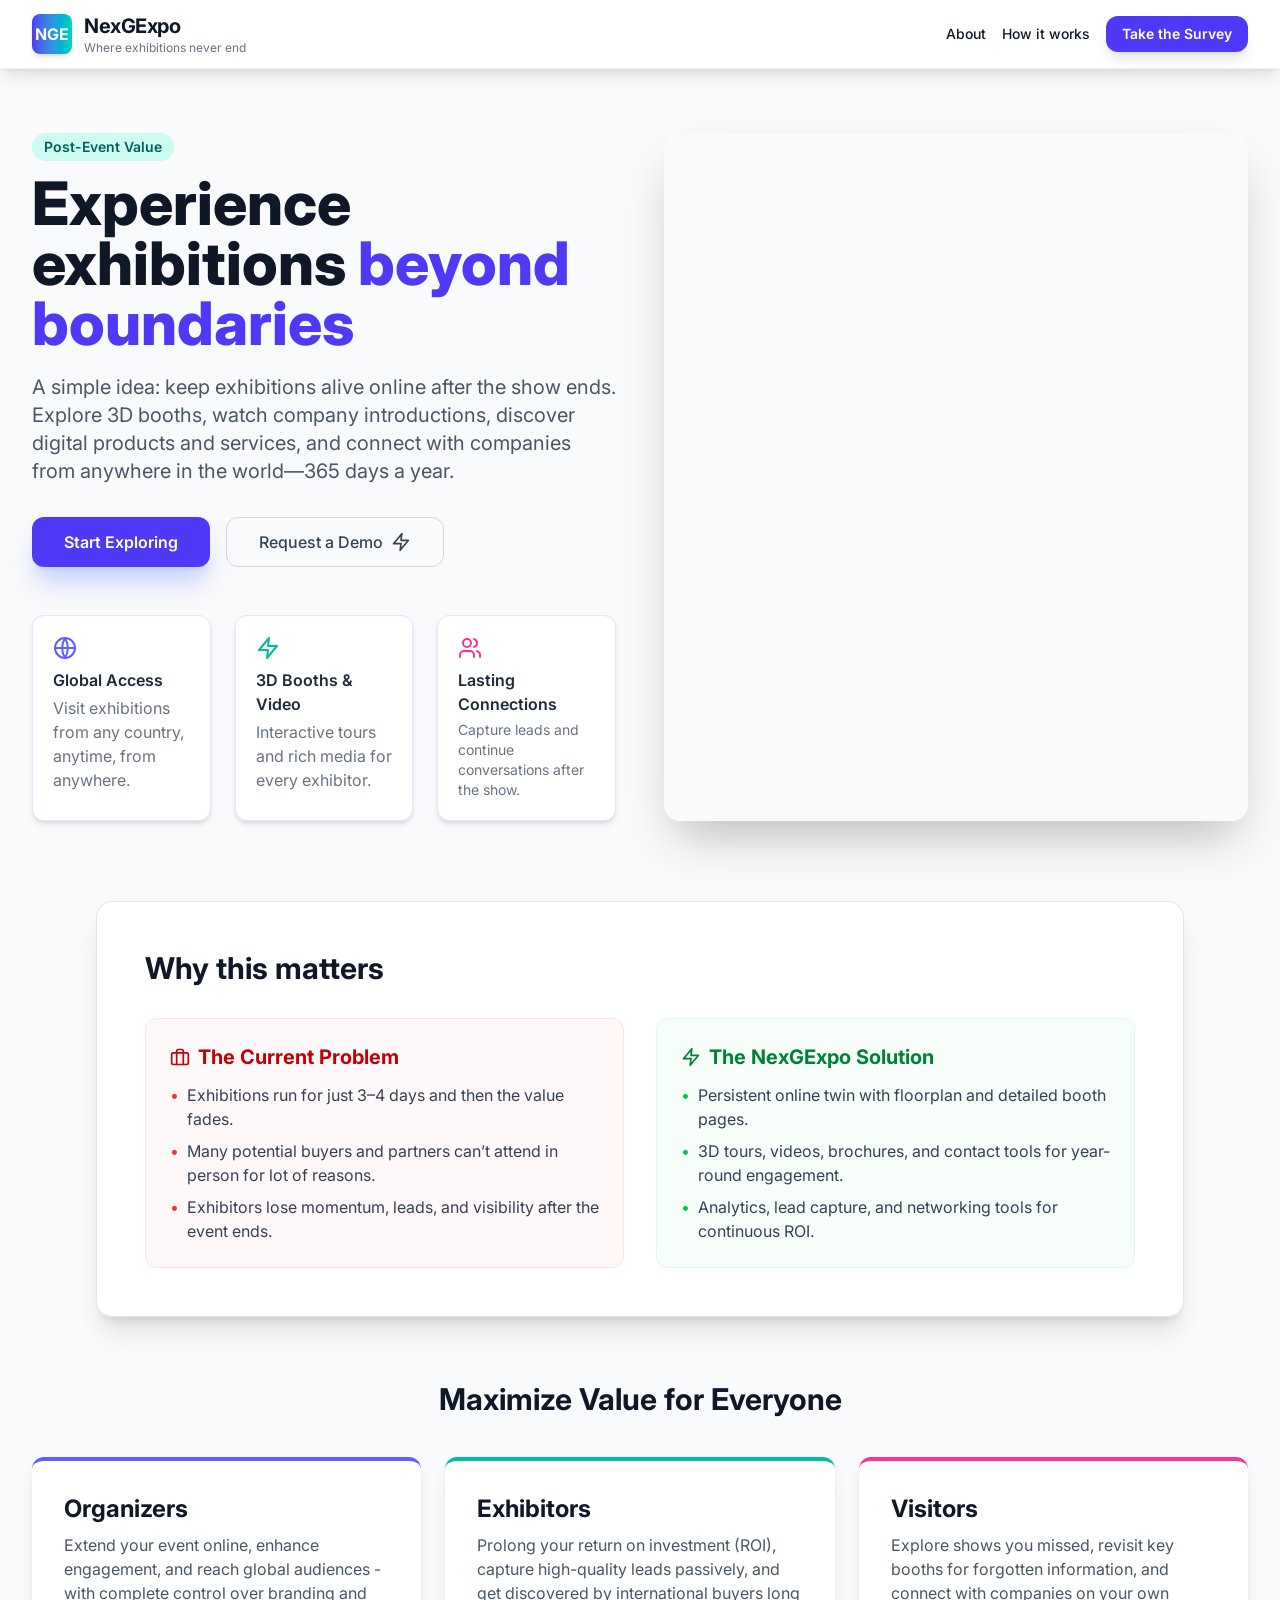
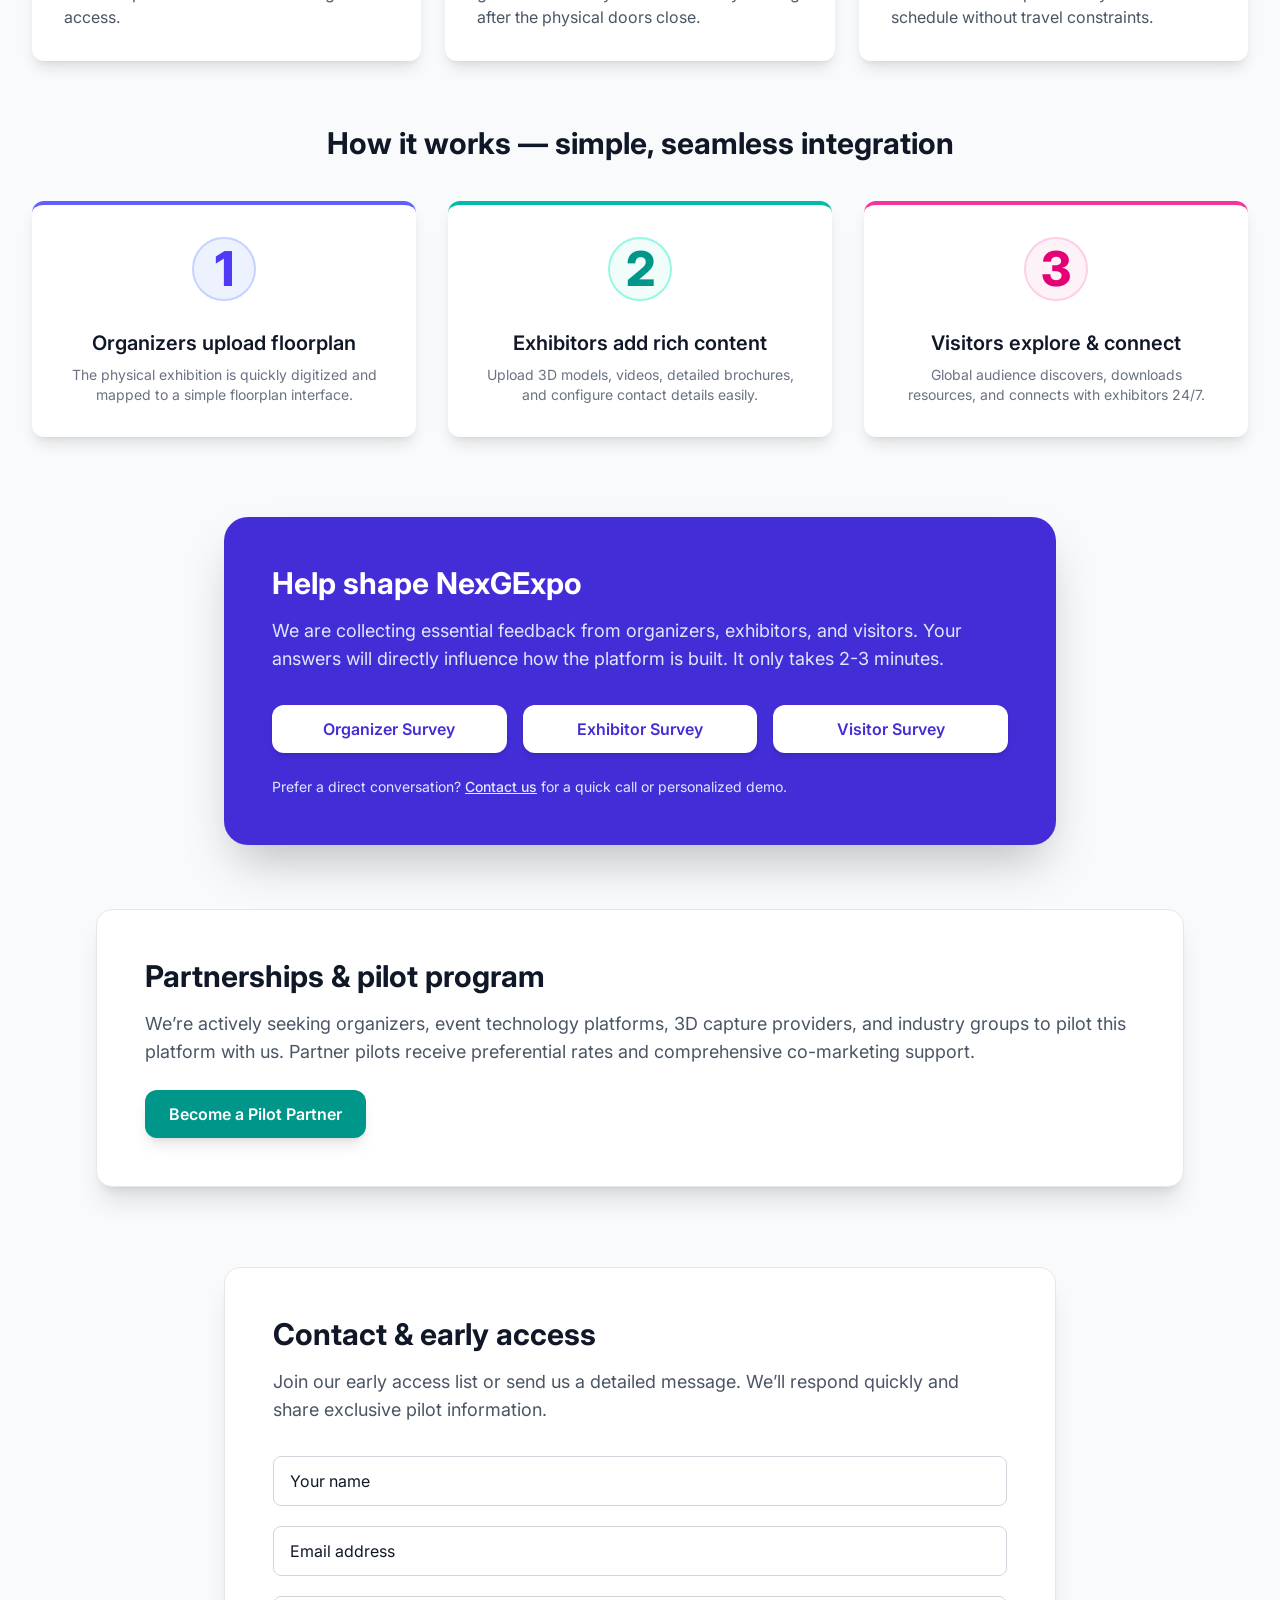
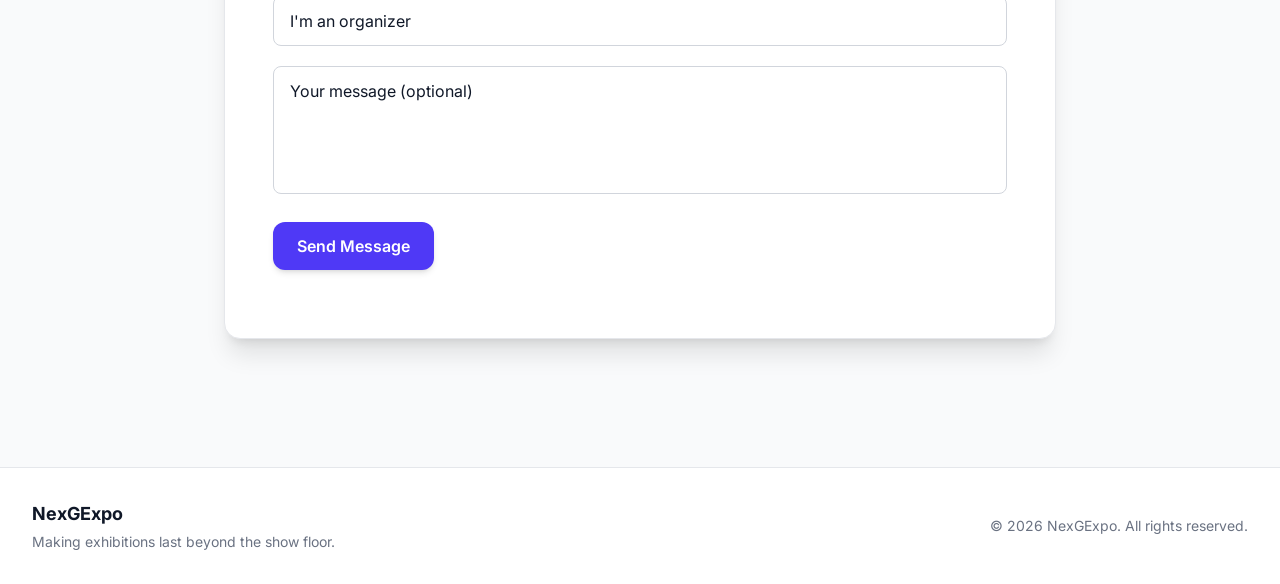
<file: index.html>
<!DOCTYPE html>
<html lang="en">
<head>
    <meta charset="UTF-8">
    <meta name="viewport" content="width=device-width, initial-scale=1.0">
    <link rel="apple-touch-icon" sizes="180x180" href="favicon/apple-touch-icon.png">
    <link rel="icon" type="image/png" sizes="32x32" href="favicon/favicon-32x32.png">
    <link rel="icon" type="image/png" sizes="16x16" href="favicon/favicon-16x16.png">
    <link rel="manifest" href="favicon/site.webmanifest">
    <title>NexGExpo | Experience Exhibitions Beyond Boundaries</title>
    <link href="output.css" rel="stylesheet">
    <!-- Load Tailwind CSS -->
    <!-- <script src="https://cdn.tailwindcss.com"></script> -->
    
    <!-- SEO Meta Tags -->
    <meta name="description" content="NexGExpo keeps exhibitions alive online, 365 days a year. Explore 3D booths, download brochures, and connect with companies long after the physical event ends.">
    <meta name="keywords" content="virtual exhibitions, online exhibitions, hybrid events, post-event engagement, digital trade shows, 3D booths, event tech, NexGExpo, exhibition ROI">
    <meta name="author" content="NexGExpo">

    <style>
        @import url('https://fonts.googleapis.com/css2?family=Inter:wght@100..900&display=swap');
        body {
            font-family: 'Inter', sans-serif;
            scroll-padding-top: 80px; /* Offset for fixed header */
        }
        /* Custom scroll behavior for smooth transitions */
        html {
            scroll-behavior: smooth;
        }
    </style>
</head>
<body class="min-h-screen bg-gray-50 text-gray-900 antialiased">

    <!-- NAV - Fixed Header for better UX -->
    <header class="sticky top-0 z-50 bg-white shadow-lg backdrop-blur-sm bg-opacity-95 border-b border-gray-100">
        <div class="max-w-7xl mx-auto px-4 sm:px-6 lg:px-8 py-3 flex items-center justify-between">
            <!-- Logo & Brand -->
            <a href="index.html">
            <div class="flex items-center gap-3">
                <!-- LogoIcon Component equivalent -->
                <div class="w-10 h-10 rounded-lg bg-gradient-to-r from-indigo-600 to-teal-400 flex items-center justify-center text-white font-bold shadow-md">NGE</div>
                <div>
                    <h1 class="text-xl font-bold tracking-tight">NexGExpo</h1>
                    <p class="text-xs text-gray-500 hidden sm:block">Where exhibitions never end</p>
                </div>
            </div>
            </a>

            <!-- Navigation Links -->
            <nav class="flex items-center gap-4">
                <a href="#about" class="text-sm font-medium hover:text-indigo-600 transition duration-150 hidden md:block">About</a>
                <a href="#how" class="text-sm font-medium hover:text-indigo-600 transition duration-150 hidden md:block">How it works</a>
                <a href="#survey" class="text-sm font-semibold px-4 py-2 bg-indigo-600 text-white rounded-xl shadow-lg hover:bg-indigo-700 transition duration-150 transform hover:scale-105">
                    Take the Survey
                </a>
            </nav>
        </div>
    </header>

    <main class="pt-16 pb-12">
        <!-- HERO SECTION -->
        <section class="max-w-7xl mx-auto px-4 sm:px-6 lg:px-8 grid grid-cols-1 lg:grid-cols-2 gap-12">
            <!-- Hero Content -->
            <div>
                <span class="inline-block px-3 py-1 text-sm font-semibold bg-teal-100 text-teal-800 rounded-full mb-3">Post-Event Value</span>
                <h2 class="text-5xl lg:text-6xl font-extrabold leading-none text-gray-900">
                    Experience exhibitions <span class="text-indigo-600">beyond boundaries</span>
                </h2>
                <p class="mt-5 text-xl text-gray-600">
                    A simple idea: keep exhibitions alive online after the show ends. Explore 3D booths, watch company introductions, discover digital products and services, and connect with companies from anywhere in the world—365 days a year.
                </p>

                <div class="mt-8 flex flex-col sm:flex-row gap-4">
                    <a href="#survey" class="inline-flex items-center justify-center px-8 py-3 bg-indigo-600 text-white rounded-xl font-semibold shadow-xl shadow-indigo-200 hover:bg-indigo-700 transition duration-200 transform hover:-translate-y-0.5">
                        Start Exploring
                    </a>
                    <!-- ADDED ID for JS interaction -->
                    <a href="#contact" id="request-demo-btn-hero" class="inline-flex items-center justify-center px-8 py-3 border border-gray-300 rounded-xl text-gray-700 font-medium hover:bg-gray-100 transition duration-200">
                        Request a Demo
                        <!-- Zap Icon (Lightning) -->
                        <svg xmlns="http://www.w3.org/2000/svg" width="20" height="20" viewBox="0 0 24 24" fill="none" stroke="currentColor" stroke-width="2" stroke-linecap="round" stroke-linejoin="round" class="ml-2 w-5 h-5"><polygon points="13 2 3 14 12 14 11 22 21 10 12 10 13 2"/></svg>
                    </a>
                </div>

                <!-- Feature Grid -->
                <ul class="mt-12 grid grid-cols-1 sm:grid-cols-3 gap-6">
                    <li class="bg-white p-5 rounded-xl shadow-md border border-indigo-100">
                        <!-- Globe Icon -->
                        <svg xmlns="http://www.w3.org/2000/svg" width="24" height="24" viewBox="0 0 24 24" fill="none" stroke="currentColor" stroke-width="2" stroke-linecap="round" stroke-linejoin="round" class="w-6 h-6 text-indigo-500 mb-2"><circle cx="12" cy="12" r="10"/><path d="M12 2a20 20 0 0 0 0 20m0-20a20 20 0 0 1 0 20M2 12h20"/></svg>
                        <strong class="font-semibold text-gray-800">Global Access</strong>
                        <p class="text-base text-gray-500 mt-1">Visit exhibitions from any country, anytime, from anywhere.</p>
                    </li>
                    <li class="bg-white p-5 rounded-xl shadow-md border border-indigo-100">
                        <!-- Zap Icon (Lightning) -->
                        <svg xmlns="http://www.w3.org/2000/svg" width="24" height="24" viewBox="0 0 24 24" fill="none" stroke="currentColor" stroke-width="2" stroke-linecap="round" stroke-linejoin="round" class="w-6 h-6 text-teal-500 mb-2"><polygon points="13 2 3 14 12 14 11 22 21 10 12 10 13 2"/></svg>
                        <strong class="font-semibold text-gray-800">3D Booths & Video</strong>
                        <p class="text-base text-gray-500 mt-1">Interactive tours and rich media for every exhibitor.</p>
                    </li>
                    <li class="bg-white p-5 rounded-xl shadow-md border border-indigo-100">
                        <!-- Users Icon -->
                        <svg xmlns="http://www.w3.org/2000/svg" width="24" height="24" viewBox="0 0 24 24" fill="none" stroke="currentColor" stroke-width="2" stroke-linecap="round" stroke-linejoin="round" class="w-6 h-6 text-pink-500 mb-2"><path d="M16 21v-2a4 4 0 0 0-4-4H6a4 4 0 0 0-4 4v2"/><circle cx="9" cy="7" r="4"/><path d="M22 21v-2a4 4 0 0 0-3-3.87"/><path d="M16 3.13a4 4 0 0 1 0 7.75"/></svg>
                        <strong class="font-semibold text-gray-800">Lasting Connections</strong>
                        <p class="text-sm text-gray-500 mt-1">Capture leads and continue conversations after the show.</p>
                    </li>
                </ul>
            </div>

            <!-- Hero Video / MP4 Embed -->
            <div class="w-full relative">
                <!-- Inner container: pt-[56.25%] maintains 16:9 aspect ratio on mobile. lg:pt-0 lg:h-full forces the height to match the adjacent grid column on desktop. -->
                <div class="relative pt-[56.25%] lg:pt-0 lg:h-full">
                    <video
                        autoplay
                        loop
                        muted
                        playsinline
                        poster=""
                        class="absolute top-0 left-0 w-full h-full object-cover rounded-2xl shadow-2xl transition duration-500 hover:shadow-indigo-400/50"
                    >
                        <!-- Source path: Assumes the video file is in the same directory as index.html -->
                        <!-- NOTE: Using a pexels download URL as a static source, though this won't work in the final deployed environment, it serves as a good example. -->
                        <source src="https://www.pexels.com/download/video/3209828/" type="video/mp4">
                        Your browser does not support HTML5 video.
                    </video>
                </div>
            </div>
        </section>

        <!-- ABOUT / PROBLEM + SOLUTION -->
        <section id="about" class="max-w-6xl mx-auto px-4 sm:px-6 lg:px-8 mt-20">
            <div class="bg-white rounded-2xl shadow-xl p-8 md:p-12 border border-gray-200">
                <h3 class="text-3xl font-bold text-gray-900">Why this matters</h3>
                <div class="mt-8 grid grid-cols-1 md:grid-cols-2 gap-8">
                    <!-- Problem -->
                    <div class="p-6 bg-red-50/50 border border-red-100 rounded-xl">
                        <h4 class="font-bold text-xl text-red-700 mb-3 flex items-center">
                            <!-- Briefcase Icon -->
                            <svg xmlns="http://www.w3.org/2000/svg" width="20" height="20" viewBox="0 0 24 24" fill="none" stroke="currentColor" stroke-width="2" stroke-linecap="round" stroke-linejoin="round" class="w-5 h-5 mr-2"><rect width="20" height="14" x="2" y="7" rx="2" ry="2"/><path d="M16 21V5a2 2 0 0 0-2-2h-4a2 2 0 0 0-2 2v16"/></svg>
                            The Current Problem
                        </h4>
                        <ul class="mt-3 space-y-2 text-gray-700">
                            <li class="flex items-start"><span class="text-red-500 mr-2">•</span> Exhibitions run for just 3–4 days and then the value fades.</li>
                            <li class="flex items-start"><span class="text-red-500 mr-2">•</span> Many potential buyers and partners can’t attend in person for lot of reasons.</li>
                            <li class="flex items-start"><span class="text-red-500 mr-2">•</span> Exhibitors lose momentum, leads, and visibility after the event ends.</li>
                        </ul>
                    </div>
                    <!-- Solution -->
                    <div class="p-6 bg-green-50/50 border border-green-100 rounded-xl">
                        <h4 class="font-bold text-xl text-green-700 mb-3 flex items-center">
                            <!-- Zap Icon (Lightning) -->
                            <svg xmlns="http://www.w3.org/2000/svg" width="20" height="20" viewBox="0 0 24 24" fill="none" stroke="currentColor" stroke-width="2" stroke-linecap="round" stroke-linejoin="round" class="w-5 h-5 mr-2"><polygon points="13 2 3 14 12 14 11 22 21 10 12 10 13 2"/></svg>
                            The NexGExpo Solution
                        </h4>
                        <ul class="mt-3 space-y-2 text-gray-700">
                            <li class="flex items-start"><span class="text-green-500 mr-2">•</span> Persistent online twin with floorplan and detailed booth pages.</li>
                            <li class="flex items-start"><span class="text-green-500 mr-2">•</span> 3D tours, videos, brochures, and contact tools for year-round engagement.</li>
                            <li class="flex items-start"><span class="text-green-500 mr-2">•</span> Analytics, lead capture, and networking tools for continuous ROI.</li>
                        </ul>
                    </div>
                </div>
            </div>
        </section>

        <!-- WHO BENEFITS -->
        <section class="max-w-7xl mx-auto px-4 sm:px-6 lg:px-8 mt-16">
            <h3 class="text-3xl font-bold text-center mb-10">Maximize Value for Everyone</h3>
            <div class="mt-6 grid grid-cols-1 md:grid-cols-3 gap-6">
                <div class="bg-white p-8 rounded-xl shadow-lg border-t-4 border-indigo-500">
                    <h4 class="font-bold text-2xl text-gray-900 mb-2">Organizers</h4>
                    <p class="mt-2 text-gray-600">Extend your event online, enhance engagement, and reach global audiences - with complete control over branding and access.</p>
                </div>
                <div class="bg-white p-8 rounded-xl shadow-lg border-t-4 border-teal-500">
                    <h4 class="font-bold text-2xl text-gray-900 mb-2">Exhibitors</h4>
                    <p class="mt-2 text-gray-600">Prolong your return on investment (ROI), capture high-quality leads passively, and get discovered by international buyers long after the physical doors close.</p>
                </div>
                <div class="bg-white p-8 rounded-xl shadow-lg border-t-4 border-pink-500">
                    <h4 class="font-bold text-2xl text-gray-900 mb-2">Visitors</h4>
                    <p class="mt-2 text-gray-600">Explore shows you missed, revisit key booths for forgotten information, and connect with companies on your own schedule without travel constraints.</p>
                </div>
            </div>
        </section>

        <!-- HOW IT WORKS -->
        <section id="how" class="max-w-7xl mx-auto px-4 sm:px-6 lg:px-8 mt-16">
            <h3 class="text-3xl font-bold text-center mb-10">How it works — simple, seamless integration</h3>
            <div class="mt-6 grid grid-cols-1 md:grid-cols-3 gap-8">
                <div class="bg-white p-8 rounded-xl shadow-lg text-center border-t-4 border-indigo-500">
                    <div class="text-5xl font-extrabold text-indigo-600 bg-indigo-50 w-16 h-16 rounded-full inline-flex items-center justify-center mx-auto mb-4 border-2 border-indigo-200">1</div>
                    <p class="mt-3 font-semibold text-xl text-gray-900">Organizers upload floorplan</p>
                    <p class="text-sm text-gray-500 mt-2">The physical exhibition is quickly digitized and mapped to a simple floorplan interface.</p>
                </div>
                <div class="bg-white p-8 rounded-xl shadow-lg text-center border-t-4 border-teal-500">
                    <div class="text-5xl font-extrabold text-teal-600 bg-teal-50 w-16 h-16 rounded-full inline-flex items-center justify-center mx-auto mb-4 border-2 border-teal-200">2</div>
                    <p class="mt-3 font-semibold text-xl text-gray-900">Exhibitors add rich content</p>
                    <p class="text-sm text-gray-500 mt-2">Upload 3D models, videos, detailed brochures, and configure contact details easily.</p>
                </div>
                <div class="bg-white p-8 rounded-xl shadow-lg text-center border-t-4 border-pink-500">
                    <div class="text-5xl font-extrabold text-pink-600 bg-pink-50 w-16 h-16 rounded-full inline-flex items-center justify-center mx-auto mb-4 border-2 border-pink-200">3</div>
                    <p class="mt-3 font-semibold text-xl text-gray-900">Visitors explore & connect</p>
                    <p class="text-sm text-gray-500 mt-2">Global audience discovers, downloads resources, and connects with exhibitors 24/7.</p>
                </div>
            </div>
        </section>

        <!-- SURVEY SECTION -->
        <section id="survey" class="max-w-4xl mx-auto px-4 sm:px-6 lg:px-8 mt-20">
            <div class="bg-indigo-700 text-white rounded-3xl p-8 md:p-12 shadow-2xl">
                <h3 class="text-3xl font-bold">Help shape NexGExpo</h3>
                <p class="mt-4 text-indigo-100 text-lg">We are collecting essential feedback from organizers, exhibitors, and visitors. Your answers will directly influence how the platform is built. It only takes 2-3 minutes.</p>

                <div class="mt-8 grid grid-cols-1 sm:grid-cols-3 gap-4">
                    <a href="organizers.html" rel="noreferrer" class="block text-center px-4 py-3 bg-white text-indigo-700 rounded-xl font-semibold hover:bg-indigo-50 transition duration-200 shadow-md">Organizer Survey</a>
                    <a href="exhibitors.html" rel="noreferrer" class="block text-center px-4 py-3 bg-white text-indigo-700 rounded-xl font-semibold hover:bg-indigo-50 transition duration-200 shadow-md">Exhibitor Survey</a>
                    <a href="visitors.html" rel="noreferrer" class="block text-center px-4 py-3 bg-white text-indigo-700 rounded-xl font-semibold hover:bg-indigo-50 transition duration-200 shadow-md">Visitor Survey</a>
                </div>

                <p class="mt-6 text-indigo-100 text-sm text-center sm:text-left">Prefer a direct conversation? <a href="#contact" class="underline font-medium hover:text-white transition duration-200">Contact us</a> for a quick call or personalized demo.</p>
            </div>
        </section>

        <!-- PARTNERSHIPS -->
        <section class="max-w-6xl mx-auto px-4 sm:px-6 lg:px-8 mt-16">
            <div class="bg-white rounded-2xl shadow-xl p-8 md:p-12 border border-gray-200">
                <h3 class="text-3xl font-bold">Partnerships & pilot program</h3>
                <p class="mt-4 text-gray-600 text-lg">We’re actively seeking organizers, event technology platforms, 3D capture providers, and industry groups to pilot this platform with us. Partner pilots receive preferential rates and comprehensive co-marketing support.</p>

                <div class="mt-6">
                    <!-- MODIFIED: Added id="pilot-partner-btn" for JS targeting -->
                    <a href="#contact" id="pilot-partner-btn" class="inline-block px-6 py-3 bg-teal-600 text-white rounded-xl font-semibold shadow-lg hover:bg-teal-700 transition duration-200">
                        Become a Pilot Partner
                    </a>
                </div>
            </div>
        </section>

        <!-- CONTACT -->
        <section id="contact" class="max-w-4xl mx-auto px-4 sm:px-6 lg:px-8 mt-20 mb-20">
            <div class="bg-white rounded-2xl shadow-xl p-8 md:p-12 border border-gray-200">
                <h3 class="text-3xl font-bold">Contact & early access</h3>
                <p class="mt-4 text-gray-600 text-lg">Join our early access list or send us a detailed message. We’ll respond quickly and share exclusive pilot information.</p>

                <!-- FORM UPDATED FOR WEB3FORMS -->
                <form id="contact-form" class="mt-8 grid grid-cols-1 gap-5" method="POST" action="https://api.web3forms.com/submit">
                    <!-- REQUIRED: Web3Forms Access Key (REPLACE THIS WITH YOUR KEY!) -->
                    <input type="hidden" name="access_key" value="9a3b64be-4da1-4e08-b91c-bed47e2fc837">
                    <!-- Custom Subject Line (Optional) -->
                    <input type="hidden" name="subject" value="New Contact Inquiry from NexGExpo Landing Page">

                    <input
                        type="text"
                        placeholder="Your name"
                        name="Name"
                        required
                        class="w-full border border-gray-300 rounded-lg px-4 py-3 focus:ring-indigo-500 focus:border-indigo-500 transition duration-150"
                    />
                    <input
                        type="email"
                        placeholder="Email address"
                        name="Email"
                        required
                        class="w-full border border-gray-300 rounded-lg px-4 py-3 focus:ring-indigo-500 focus:border-indigo-500 transition duration-150"
                    />
                    <!-- UPDATED: Changed display text to just "Request Demo" -->
                    <select
                        id="role-select"
                        name="Role"
                        class="w-full border border-gray-300 rounded-lg px-4 py-3 bg-white appearance-none focus:ring-indigo-500 focus:border-indigo-500 transition duration-150"
                    >
                        <option value="Organizer">I'm an organizer</option>
                        <option value="Exhibitor">I'm an exhibitor</option>
                        <option value="Visitor">I'm a visitor/attendee</option>
                        <!-- UPDATED DISPLAY TEXT -->
                        <option value="Request_Demo">Request Demo</option>
                        <option value="Other">Other / Partner</option>
                    </select>

                    <!-- NEW: Company Name Field (Conditional visibility handled by JS) -->
                    <div id="company-name-group" class="hidden">
                        <input
                            type="text"
                            placeholder="Company Name (Required for Demo)"
                            name="Company Name"
                            class="w-full border border-gray-300 rounded-lg px-4 py-3 focus:ring-indigo-500 focus:border-indigo-500 transition duration-150"
                        />
                    </div>

                    <!-- UPDATED: Added ID for JS handling -->
                    <textarea
                        id="message-textarea"
                        placeholder="Your message (optional)"
                        name="Message"
                        class="w-full border border-gray-300 rounded-lg px-4 py-3 h-32 resize-none focus:ring-indigo-500 focus:border-indigo-500 transition duration-150"
                    ></textarea>

                    <div class="flex flex-col sm:flex-row items-center gap-4 mt-2">
                        <button
                            type="submit"
                            id="submit-btn"
                            class="w-full sm:w-auto px-6 py-3 bg-indigo-600 text-white rounded-xl font-semibold hover:bg-indigo-700 transition duration-200 disabled:opacity-50 disabled:cursor-not-allowed shadow-md"
                        >
                            Send Message
                        </button>
                    </div>

                    <!-- Form Status Messages -->
                    <div id="form-status"></div>
                </form>
            </div>
        </section>
    </main>

    <!-- FOOTER -->
    <footer class="bg-white border-t border-gray-200">
        <div class="max-w-7xl mx-auto px-4 sm:px-6 lg:px-8 py-8 flex flex-col md:flex-row items-center justify-between gap-4">
            <div class="text-center md:text-left">
                <strong class="text-gray-900 text-lg">NexGExpo</strong>
                <p class="text-sm text-gray-500 mt-1">Making exhibitions last beyond the show floor.</p>
            </div>
            <div class="text-sm text-gray-500">© <span id="current-year"></span> NexGExpo. All rights reserved.</div>
        </div>
    </footer>

    <!-- Vanilla JavaScript for interactivity (Form Handling) -->
    <script>
        document.addEventListener('DOMContentLoaded', () => {
            // Set current year in the footer
            document.getElementById('current-year').textContent = new Date().getFullYear();
            
            setupFormSubmission();
            const updateFields = setupConditionalFields(); // Store the updateFields function
            setupSmoothScrolling(updateFields); // Pass updateFields to smooth scrolling handler
        });

        // Function to handle conditional visibility and auto-filling
        function setupConditionalFields() {
            const roleSelect = document.getElementById('role-select');
            const companyNameGroup = document.getElementById('company-name-group');
            const companyNameInput = companyNameGroup.querySelector('input[name="Company Name"]');
            const messageTextarea = document.getElementById('message-textarea');
            const DEMO_MESSAGE = "Notify me when demo Launches";

            const updateFields = () => {
                // Check if the selected role is the "Request Demo" option
                const isDemoRequest = roleSelect.value === 'Request_Demo';

                // NOTE: The 'Other' role does not require the Company Name field
                const isPartnerRequest = roleSelect.value === 'Other'; 

                if (isDemoRequest) {
                    // 1. Show Company Name field and make it required
                    companyNameGroup.classList.remove('hidden');
                    companyNameInput.required = true;

                    // 2. Auto-fill message if it's currently empty or contains a default placeholder
                    if (messageTextarea.value.trim() === '' || messageTextarea.value.trim() === 'Your message (optional)') {
                        messageTextarea.value = DEMO_MESSAGE;
                    }

                } else if (isPartnerRequest) {
                    // 1. Hide Company Name field and remove required attribute
                    companyNameGroup.classList.add('hidden');
                    companyNameInput.required = false;
                    companyNameInput.value = ''; // Clear value

                    // 2. Clear message only if it contains the auto-filled text
                    if (messageTextarea.value.trim() === DEMO_MESSAGE) {
                        messageTextarea.value = '';
                    }
                } else {
                    // 1. Hide Company Name field and remove required attribute
                    companyNameGroup.classList.add('hidden');
                    companyNameInput.required = false;
                    companyNameInput.value = ''; // Clear value

                    // 2. Clear message only if it contains the auto-filled text
                    if (messageTextarea.value.trim() === DEMO_MESSAGE) {
                        messageTextarea.value = '';
                    }
                }
            };

            // Initial call to set fields based on default selection (if needed)
            updateFields();
            // Listen for changes in the dropdown
            roleSelect.addEventListener('change', updateFields);
            
            // Return the updateFields function so it can be called externally
            return updateFields;
        }

        // Function to display status messages (success/error)
        function showStatusMessage(status, message = '') {
            const formStatus = document.getElementById('form-status');
            let htmlContent = '';
            
            if (status === 'success') {
                htmlContent = `
                    <p class="mt-4 p-3 bg-green-100 text-green-700 border border-green-300 rounded-lg flex items-center">
                        <!-- Mail Icon SVG -->
                        <svg xmlns="http://www.w3.org/2000/svg" width="20" height="20" viewBox="0 0 24 24" fill="none" stroke="currentColor" stroke-width="2" stroke-linecap="round" stroke-linejoin="round" class="w-5 h-5 mr-2"><path d="M4 4h16c1.1 0 2 .9 2 2v12c0 1.1-.9 2-2 2H4c-1.1 0-2-.9-2-2V6c0-1.1.9-2 2-2z"/><polyline points="22,6 12,13 2,6"/></svg>
                        Thank you! Your message has been sent successfully. We'll be in touch soon.
                    </p>`;
            } else if (status === 'error') {
                htmlContent = `
                    <p class="mt-4 p-3 bg-red-100 text-red-700 border border-red-300 rounded-lg flex items-center">
                        <!-- Alert Triangle Icon SVG -->
                        <svg xmlns="http://www.w3.org/2000/svg" width="20" height="20" viewBox="0 0 24 24" fill="none" stroke="currentColor" stroke-width="2" stroke-linecap="round" stroke-linejoin="round" class="w-5 h-5 mr-2"><path d="M10.29 3.86L2.4 17.65C1.73 18.81 2.65 20 4 20h16c1.35 0 2.27-1.19 1.6-2.35L13.71 3.86c-.66-1.16-2.36-1.16-3.02 0z"/><line x1="12" y1="9" x2="12" y2="13"/><line x1="12" y1="17" x2="12.01" y2="17"/></svg>
                        Submission failed: ${message}
                    </p>`;
            } else {
                formStatus.innerHTML = '';
                return;
            }
            
            formStatus.innerHTML = htmlContent;
        }

        async function setupFormSubmission() {
            const form = document.getElementById('contact-form');
            const submitButton = document.getElementById('submit-btn');

            form.addEventListener('submit', async (e) => {
                e.preventDefault();
                
                // Manual check to ensure required fields (especially dynamic ones) are filled
                if (!form.checkValidity()) {
                    // If form is invalid, let the browser show its error messages.
                    form.reportValidity();
                    return; 
                }

                // Set submitting state
                submitButton.disabled = true;
                submitButton.textContent = 'Sending...';
                submitButton.classList.add('opacity-50', 'cursor-not-allowed');
                showStatusMessage(null); // Clear previous status

                const formData = new FormData(form);

                try {
                    // Send data to Web3Forms endpoint
                    const response = await fetch(form.action, {
                        method: form.method,
                        body: formData
                    });

                    // Web3Forms always returns JSON
                    const result = await response.json(); 

                    if (result.success) {
                        showStatusMessage('success');
                        form.reset();
                    } else {
                        // Handle server-side errors (e.g., missing access key)
                        console.error('Web3Forms Error:', result);
                        showStatusMessage('error', result.message || 'Please check the console for details.');
                    }

                } catch (error) {
                    console.error('Submission Network Error:', error);
                    showStatusMessage('error', 'Network error or unable to reach the server.');
                } finally {
                    // Reset state
                    submitButton.disabled = false;
                    submitButton.textContent = 'Send Message';
                    submitButton.classList.remove('opacity-50', 'cursor-not-allowed');
                }
            });
        }

        function setupSmoothScrolling(updateFieldsCallback) {
            const roleSelect = document.getElementById('role-select');
            const requestDemoBtn = document.getElementById('request-demo-btn-hero');
            // NEW: Get the Pilot Partner button
            const pilotPartnerBtn = document.getElementById('pilot-partner-btn');

            // Set up listener for the main "Request a Demo" button click
            if (requestDemoBtn) {
                requestDemoBtn.addEventListener('click', () => {
                    // 1. Set the dropdown to the demo option
                    roleSelect.value = 'Request_Demo';
                    
                    // 2. Manually trigger the conditional logic to show Company field and fill message
                    if (updateFieldsCallback) {
                        updateFieldsCallback();
                    }
                    // The anchor's default behavior handles the scroll to #contact
                });
            }
            
            // NEW: Set up listener for the "Pilot Partner" button click
            if (pilotPartnerBtn) {
                pilotPartnerBtn.addEventListener('click', () => {
                    // 1. Set the dropdown to the Other/Partner option
                    roleSelect.value = 'Other';

                    // 2. Manually trigger the conditional logic to hide Company field and clear demo message
                    if (updateFieldsCallback) {
                        updateFieldsCallback();
                    }
                    // The anchor's default behavior handles the scroll to #contact
                });
            }


            // This is the manual JS smooth scroll implementation to handle the fixed header offset
            document.querySelectorAll('a[href^="#"]').forEach(anchor => {
                anchor.addEventListener('click', function (e) {
                    const href = this.getAttribute('href');
                    const targetId = href.substring(1);
                    const targetElement = document.getElementById(targetId);

                    if (targetElement) {
                        // Only prevent default if it's a valid internal hash link
                        e.preventDefault(); 
                        
                        const offset = 80;
                        const elementPosition = targetElement.getBoundingClientRect().top;
                        const offsetPosition = elementPosition + window.pageYOffset - offset;

                        window.scrollTo({
                            top: offsetPosition,
                            behavior: 'smooth'
                        });
                        history.pushState(null, '', href);
                    }
                });
            });
        }
    </script>
</body>

</html>
</file>
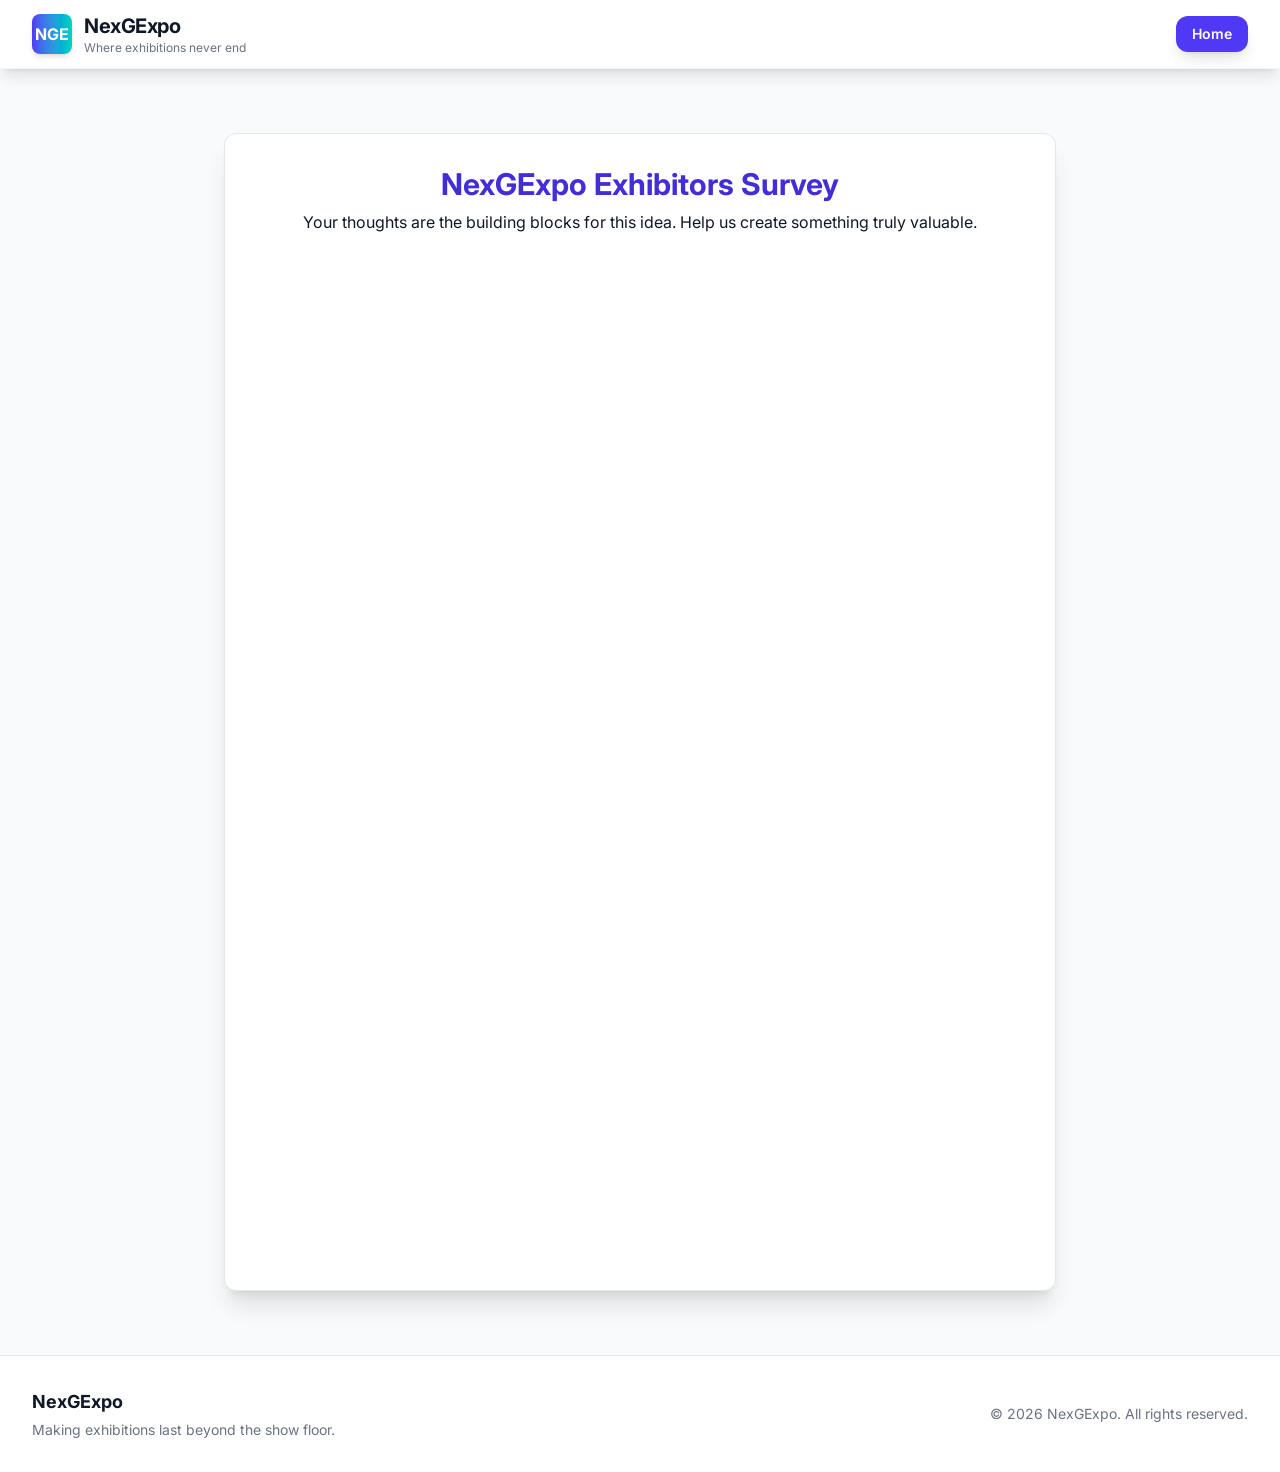
<file: exhibitors.html>
<!DOCTYPE html>
<html lang="en">
<head>
    <meta charset="UTF-8">
    <meta name="viewport" content="width=device-width, initial-scale=1.0">
    <title>NexGExpo | Exhibitors Survey</title>
    <link rel="apple-touch-icon" sizes="180x180" href="favicon/apple-touch-icon.png">
    <link rel="icon" type="image/png" sizes="32x32" href="favicon/favicon-32x32.png">
    <link rel="icon" type="image/png" sizes="16x16" href="favicon/favicon-16x16.png">
    <link rel="manifest" href="favicon/site.webmanifest">
    <link href="output.css" rel="stylesheet">
    
    <!-- Load Tailwind CSS -->
    <!-- <script src="https://cdn.tailwindcss.com"></script> -->
    
    <style>
        @import url('https://fonts.googleapis.com/css2?family=Inter:wght@100..900&display=swap');
        body {
            font-family: 'Inter', sans-serif;
            scroll-padding-top: 80px; /* Offset for fixed header */
        }
        /* Custom scroll behavior for smooth transitions */
        html {
            scroll-behavior: smooth;
        }
        /* Styling for the embedded Google Form */
        .google-form-embed {
            width: 100%;
            height: 1000px; /* Set a fixed height for the form */
            border: none;
            border-radius: 1rem;
        }
    </style>
</head>
<body class="min-h-screen bg-gray-50 text-gray-900 antialiased flex flex-col">

    <!-- NAV - Fixed Header -->
    <header class="sticky top-0 z-50 bg-white shadow-lg backdrop-blur-sm bg-opacity-95 border-b border-gray-100">
        <div class="max-w-7xl mx-auto px-4 sm:px-6 lg:px-8 py-3 flex items-center justify-between">
            <!-- Logo & Brand -->
            <a href="index.html">
            <div class="flex items-center gap-3">
                <div class="w-10 h-10 rounded-lg bg-gradient-to-r from-indigo-600 to-teal-400 flex items-center justify-center text-white font-bold shadow-md">NGE</div>
                <div>
                    <h1 class="text-xl font-bold tracking-tight">NexGExpo</h1>
                    <p class="text-xs text-gray-500 hidden sm:block">Where exhibitions never end</p>
                </div>
            </div>
            </a>

            <!-- Navigation Links -->
            <nav class="flex items-center gap-4">
                <a href="index.html" class="text-sm font-semibold px-4 py-2 bg-indigo-600 text-white rounded-xl shadow-lg hover:bg-indigo-700 transition duration-150 transform hover:scale-105">
                    Home
                </a>
            </nav>
        </div>
    </header>

    <!-- MAIN CONTENT AREA (Google Form) -->
    <main class="flex-grow max-w-4xl mx-auto px-4 sm:px-6 lg:px-8 py-16 w-full">
        <!-- Container for the Embedded Form -->
        <div class="bg-white rounded-xl shadow-xl border border-gray-200 p-4 sm:p-6 lg:p-8">
            <h2 class="text-3xl font-bold text-center text-indigo-700 mb-2">NexGExpo Exhibitors Survey</h2>
            <p class="text-center mb-6">Your thoughts are the building blocks for this idea. Help us create something truly valuable.  </p>
            
            <iframe 
                src="https://docs.google.com/forms/d/e/1FAIpQLSeAM9pjrUczGSNnxw_T60GJg_wtiO-zlrpXSOlKly1Acc-h1Q/viewform?embedded=true" 
                class="google-form-embed" 
                frameborder="0" 
                marginheight="0" 
                marginwidth="0"
                loading="lazy"
            >
                Loading Google Form...
            </iframe>
        </div>
    </main>

    <!-- FOOTER -->
    <footer class="bg-white border-t border-gray-200 mt-auto">
        <div class="max-w-7xl mx-auto px-4 sm:px-6 lg:px-8 py-8 flex flex-col md:flex-row items-center justify-between gap-4">
            <div class="text-center md:text-left">
                <strong class="text-gray-900 text-lg">NexGExpo</strong>
                <p class="text-sm text-gray-500 mt-1">Making exhibitions last beyond the show floor.</p>
            </div>
            <div class="text-sm text-gray-500">© <span id="current-year"></span> NexGExpo. All rights reserved.</div>
        </div>
    </footer>

    <!-- Vanilla JavaScript for setting the year -->
    <script>
        document.addEventListener('DOMContentLoaded', () => {
            // Set current year in the footer
            document.getElementById('current-year').textContent = new Date().getFullYear();
        });
    </script>
</body>

</html>
</file>
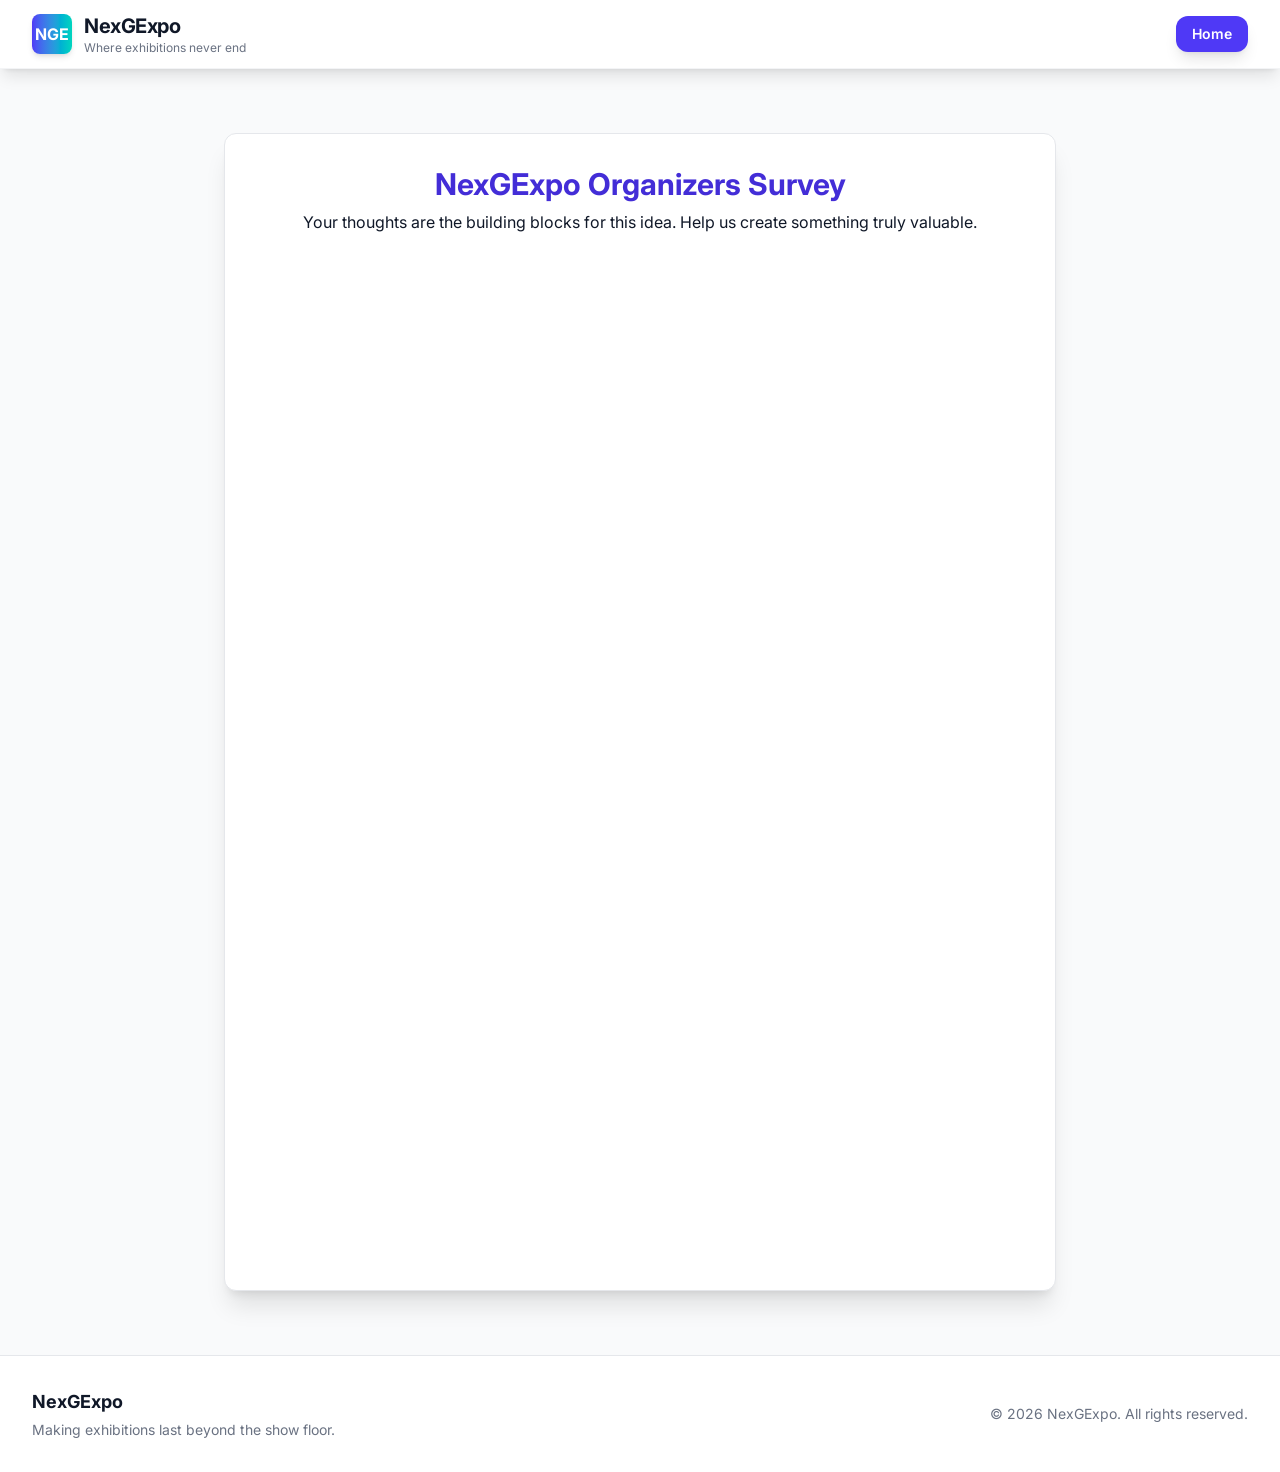
<file: organizers.html>
<!DOCTYPE html>
<html lang="en">
<head>
    <meta charset="UTF-8">
    <meta name="viewport" content="width=device-width, initial-scale=1.0">
    <title>NexGExpo | Organizers Survey</title>
    <link rel="apple-touch-icon" sizes="180x180" href="favicon/apple-touch-icon.png">
    <link rel="icon" type="image/png" sizes="32x32" href="favicon/favicon-32x32.png">
    <link rel="icon" type="image/png" sizes="16x16" href="favicon/favicon-16x16.png">
    <link rel="manifest" href="favicon/site.webmanifest">
    <link href="output.css" rel="stylesheet">
    
    <!-- Load Tailwind CSS -->
    <!-- <script src="https://cdn.tailwindcss.com"></script> -->
    <style>
        @import url('https://fonts.googleapis.com/css2?family=Inter:wght@100..900&display=swap');
        body {
            font-family: 'Inter', sans-serif;
            scroll-padding-top: 80px; /* Offset for fixed header */
        }
        /* Custom scroll behavior for smooth transitions */
        html {
            scroll-behavior: smooth;
        }
        /* Styling for the embedded Google Form */
        .google-form-embed {
            width: 100%;
            height: 1000px; /* Set a fixed height for the form */
            border: none;
            border-radius: 1rem;
        }
    </style>
</head>
<body class="min-h-screen bg-gray-50 text-gray-900 antialiased flex flex-col">

    <!-- NAV - Fixed Header -->
    <header class="sticky top-0 z-50 bg-white shadow-lg backdrop-blur-sm bg-opacity-95 border-b border-gray-100">
        <div class="max-w-7xl mx-auto px-4 sm:px-6 lg:px-8 py-3 flex items-center justify-between">
            <!-- Logo & Brand -->
            <a href="index.html">
            <div class="flex items-center gap-3">
                <div class="w-10 h-10 rounded-lg bg-gradient-to-r from-indigo-600 to-teal-400 flex items-center justify-center text-white font-bold shadow-md">NGE</div>
                <div>
                    <h1 class="text-xl font-bold tracking-tight">NexGExpo</h1>
                    <p class="text-xs text-gray-500 hidden sm:block">Where exhibitions never end</p>
                </div>
            </div>
            </a>

            <!-- Navigation Links -->
            <nav class="flex items-center gap-4">
                <a href="index.html" class="text-sm font-semibold px-4 py-2 bg-indigo-600 text-white rounded-xl shadow-lg hover:bg-indigo-700 transition duration-150 transform hover:scale-105">
                    Home
                </a>
            </nav>
        </div>
    </header>

    <!-- MAIN CONTENT AREA (Google Form) -->
    <main class="flex-grow max-w-4xl mx-auto px-4 sm:px-6 lg:px-8 py-16 w-full">
        <!-- Container for the Embedded Form -->
        <div class="bg-white rounded-xl shadow-xl border border-gray-200 p-4 sm:p-6 lg:p-8">
            <h2 class="text-3xl font-bold text-center text-indigo-700 mb-2">NexGExpo Organizers Survey</h2>
            <p class="text-center mb-6">Your thoughts are the building blocks for this idea. Help us create something truly valuable.  </p>
            
            <iframe 
                src="https://docs.google.com/forms/d/e/1FAIpQLSdJEMqjt1ZH-xKc6rUt76a95JihPejDENVZWEDfmow5QY0tEg/viewform?usp=header" 
                class="google-form-embed" 
                frameborder="0" 
                marginheight="0" 
                marginwidth="0"
                loading="lazy"
            >
                Loading Google Form...
            </iframe>
        </div>
    </main>

    <!-- FOOTER -->
    <footer class="bg-white border-t border-gray-200 mt-auto">
        <div class="max-w-7xl mx-auto px-4 sm:px-6 lg:px-8 py-8 flex flex-col md:flex-row items-center justify-between gap-4">
            <div class="text-center md:text-left">
                <strong class="text-gray-900 text-lg">NexGExpo</strong>
                <p class="text-sm text-gray-500 mt-1">Making exhibitions last beyond the show floor.</p>
            </div>
            <div class="text-sm text-gray-500">© <span id="current-year"></span> NexGExpo. All rights reserved.</div>
        </div>
    </footer>

    <!-- Vanilla JavaScript for setting the year -->
    <script>
        document.addEventListener('DOMContentLoaded', () => {
            // Set current year in the footer
            document.getElementById('current-year').textContent = new Date().getFullYear();
        });
    </script>
</body>

</html>
</file>
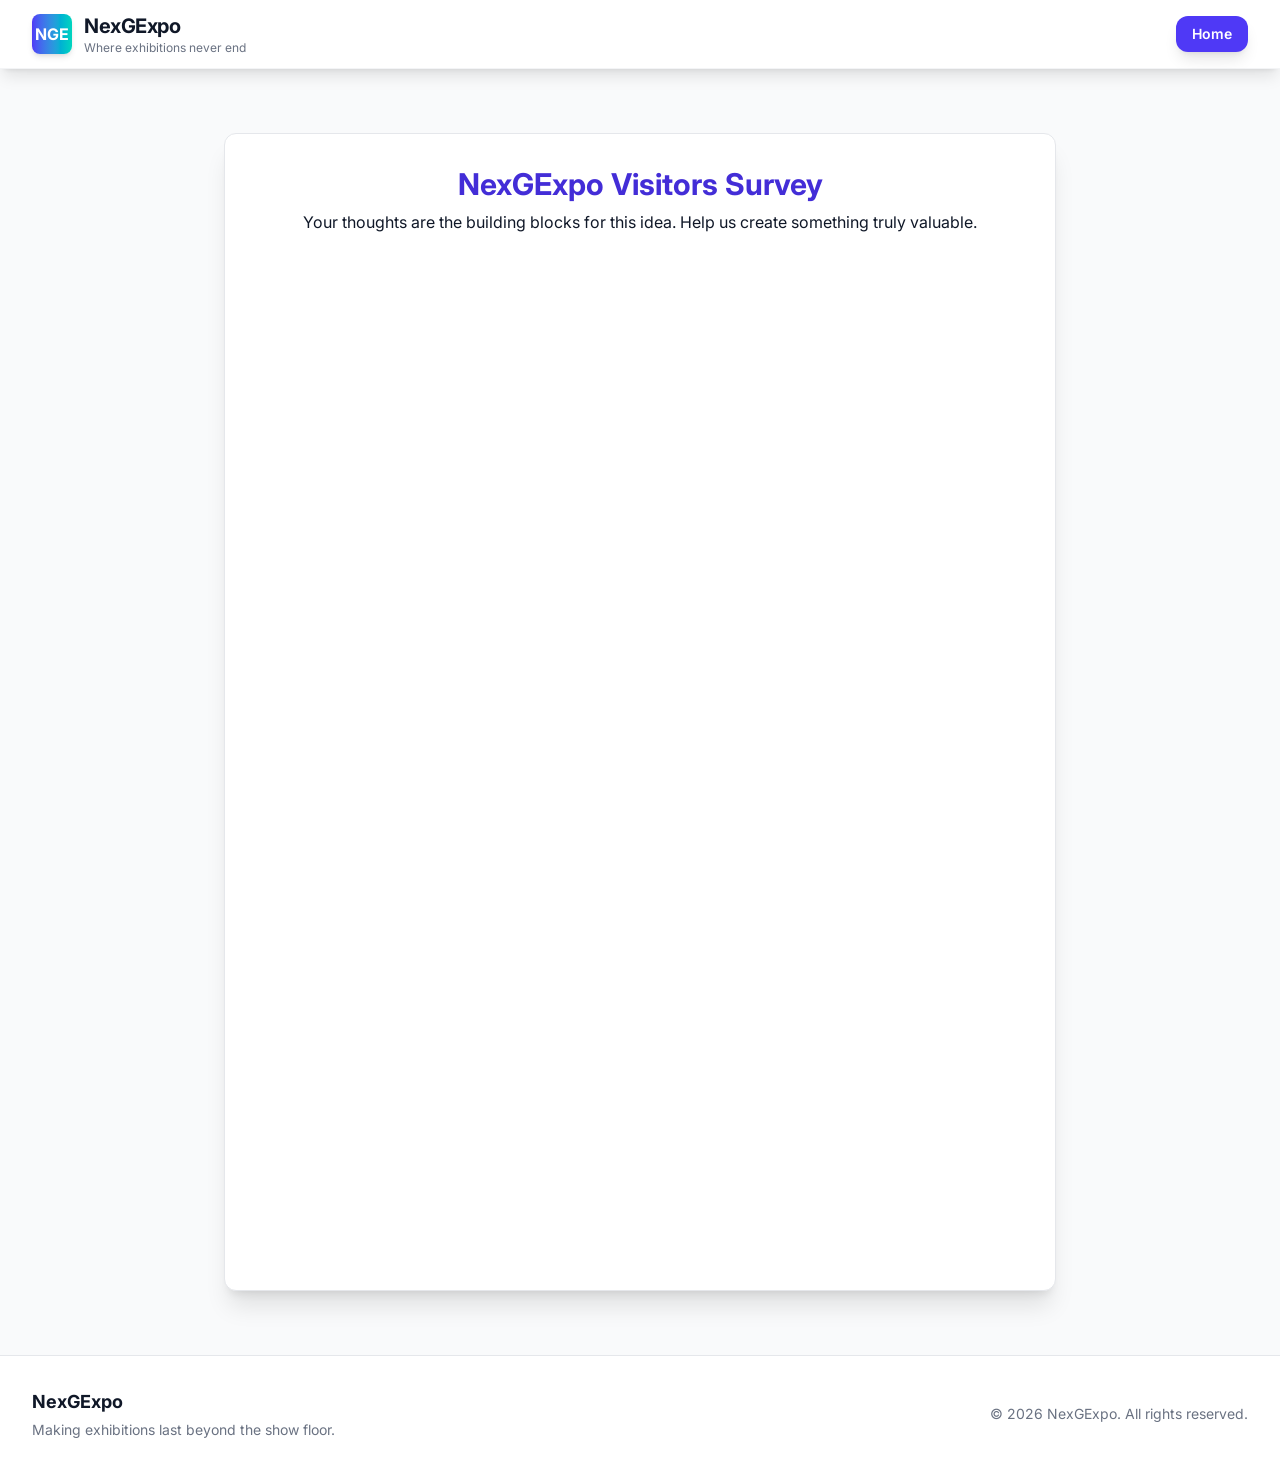
<file: visitors.html>
<!DOCTYPE html>
<html lang="en">
<head>
    <meta charset="UTF-8">
    <meta name="viewport" content="width=device-width, initial-scale=1.0">
    <title>NexGExpo | Visitors Survey</title>
    <link rel="apple-touch-icon" sizes="180x180" href="favicon/apple-touch-icon.png">
    <link rel="icon" type="image/png" sizes="32x32" href="favicon/favicon-32x32.png">
    <link rel="icon" type="image/png" sizes="16x16" href="favicon/favicon-16x16.png">
    <link rel="manifest" href="favicon/site.webmanifest">
    <link href="output.css" rel="stylesheet">
    
    <!-- Load Tailwind CSS -->
    <!-- <script src="https://cdn.tailwindcss.com"></script> -->
    <style>
        @import url('https://fonts.googleapis.com/css2?family=Inter:wght@100..900&display=swap');
        body {
            font-family: 'Inter', sans-serif;
            scroll-padding-top: 80px; /* Offset for fixed header */
        }
        /* Custom scroll behavior for smooth transitions */
        html {
            scroll-behavior: smooth;
        }
        /* Styling for the embedded Google Form */
        .google-form-embed {
            width: 100%;
            height: 1000px; /* Set a fixed height for the form */
            border: none;
            border-radius: 1rem;
        }
    </style>
</head>
<body class="min-h-screen bg-gray-50 text-gray-900 antialiased flex flex-col">

    <!-- NAV - Fixed Header -->
    <header class="sticky top-0 z-50 bg-white shadow-lg backdrop-blur-sm bg-opacity-95 border-b border-gray-100">
        <div class="max-w-7xl mx-auto px-4 sm:px-6 lg:px-8 py-3 flex items-center justify-between">
            <!-- Logo & Brand -->
            <a href="index.html">
            <div class="flex items-center gap-3">
                <div class="w-10 h-10 rounded-lg bg-gradient-to-r from-indigo-600 to-teal-400 flex items-center justify-center text-white font-bold shadow-md">NGE</div>
                <div>
                    <h1 class="text-xl font-bold tracking-tight">NexGExpo</h1>
                    <p class="text-xs text-gray-500 hidden sm:block">Where exhibitions never end</p>
                </div>
            </div>
            </a>

            <!-- Navigation Links -->
            <nav class="flex items-center gap-4">
                <a href="index.html" class="text-sm font-semibold px-4 py-2 bg-indigo-600 text-white rounded-xl shadow-lg hover:bg-indigo-700 transition duration-150 transform hover:scale-105">
                    Home
                </a>
            </nav>
        </div>
    </header>

    <!-- MAIN CONTENT AREA (Google Form) -->
    <main class="flex-grow max-w-4xl mx-auto px-4 sm:px-6 lg:px-8 py-16 w-full">
        <!-- Container for the Embedded Form -->
        <div class="bg-white rounded-xl shadow-xl border border-gray-200 p-4 sm:p-6 lg:p-8">
            <h2 class="text-3xl font-bold text-center text-indigo-700 mb-2">NexGExpo Visitors Survey</h2>
            <p class="text-center mb-6">Your thoughts are the building blocks for this idea. Help us create something truly valuable.  </p>
            
            <iframe 
                src="https://docs.google.com/forms/d/e/1FAIpQLSdAlLA2cKAfSEpg4owVsSeLPEr_xzwlalrZi80aRtcO8zhuiw/viewform?usp=header?embedded=true" 
                class="google-form-embed" 
                frameborder="0" 
                marginheight="0" 
                marginwidth="0"
                loading="lazy"
            >
                Loading Google Form...
            </iframe>
        </div>
    </main>

    <!-- FOOTER -->
    <footer class="bg-white border-t border-gray-200 mt-auto">
        <div class="max-w-7xl mx-auto px-4 sm:px-6 lg:px-8 py-8 flex flex-col md:flex-row items-center justify-between gap-4">
            <div class="text-center md:text-left">
                <strong class="text-gray-900 text-lg">NexGExpo</strong>
                <p class="text-sm text-gray-500 mt-1">Making exhibitions last beyond the show floor.</p>
            </div>
            <div class="text-sm text-gray-500">© <span id="current-year"></span> NexGExpo. All rights reserved.</div>
        </div>
    </footer>

    <!-- Vanilla JavaScript for setting the year -->
    <script>
        document.addEventListener('DOMContentLoaded', () => {
            // Set current year in the footer
            document.getElementById('current-year').textContent = new Date().getFullYear();
        });
    </script>
</body>

</html>
</file>
<file: output.css>
/*! tailwindcss v4.1.17 | MIT License | https://tailwindcss.com */
@layer properties;
@layer theme, base, components, utilities;
@layer theme {
  :root, :host {
    --font-sans: ui-sans-serif, system-ui, sans-serif, "Apple Color Emoji",
      "Segoe UI Emoji", "Segoe UI Symbol", "Noto Color Emoji";
    --font-mono: ui-monospace, SFMono-Regular, Menlo, Monaco, Consolas, "Liberation Mono",
      "Courier New", monospace;
    --color-red-50: oklch(97.1% 0.013 17.38);
    --color-red-100: oklch(93.6% 0.032 17.717);
    --color-red-300: oklch(80.8% 0.114 19.571);
    --color-red-500: oklch(63.7% 0.237 25.331);
    --color-red-700: oklch(50.5% 0.213 27.518);
    --color-green-50: oklch(98.2% 0.018 155.826);
    --color-green-100: oklch(96.2% 0.044 156.743);
    --color-green-300: oklch(87.1% 0.15 154.449);
    --color-green-500: oklch(72.3% 0.219 149.579);
    --color-green-700: oklch(52.7% 0.154 150.069);
    --color-teal-50: oklch(98.4% 0.014 180.72);
    --color-teal-100: oklch(95.3% 0.051 180.801);
    --color-teal-200: oklch(91% 0.096 180.426);
    --color-teal-400: oklch(77.7% 0.152 181.912);
    --color-teal-500: oklch(70.4% 0.14 182.503);
    --color-teal-600: oklch(60% 0.118 184.704);
    --color-teal-700: oklch(51.1% 0.096 186.391);
    --color-teal-800: oklch(43.7% 0.078 188.216);
    --color-indigo-50: oklch(96.2% 0.018 272.314);
    --color-indigo-100: oklch(93% 0.034 272.788);
    --color-indigo-200: oklch(87% 0.065 274.039);
    --color-indigo-400: oklch(67.3% 0.182 276.935);
    --color-indigo-500: oklch(58.5% 0.233 277.117);
    --color-indigo-600: oklch(51.1% 0.262 276.966);
    --color-indigo-700: oklch(45.7% 0.24 277.023);
    --color-pink-50: oklch(97.1% 0.014 343.198);
    --color-pink-200: oklch(89.9% 0.061 343.231);
    --color-pink-500: oklch(65.6% 0.241 354.308);
    --color-pink-600: oklch(59.2% 0.249 0.584);
    --color-gray-50: oklch(98.5% 0.002 247.839);
    --color-gray-100: oklch(96.7% 0.003 264.542);
    --color-gray-200: oklch(92.8% 0.006 264.531);
    --color-gray-300: oklch(87.2% 0.01 258.338);
    --color-gray-500: oklch(55.1% 0.027 264.364);
    --color-gray-600: oklch(44.6% 0.03 256.802);
    --color-gray-700: oklch(37.3% 0.034 259.733);
    --color-gray-800: oklch(27.8% 0.033 256.848);
    --color-gray-900: oklch(21% 0.034 264.665);
    --color-white: #fff;
    --spacing: 0.25rem;
    --container-4xl: 56rem;
    --container-5xl: 64rem;
    --container-6xl: 72rem;
    --container-7xl: 80rem;
    --text-xs: 0.75rem;
    --text-xs--line-height: calc(1 / 0.75);
    --text-sm: 0.875rem;
    --text-sm--line-height: calc(1.25 / 0.875);
    --text-lg: 1.125rem;
    --text-lg--line-height: calc(1.75 / 1.125);
    --text-xl: 1.25rem;
    --text-xl--line-height: calc(1.75 / 1.25);
    --text-2xl: 1.5rem;
    --text-2xl--line-height: calc(2 / 1.5);
    --text-3xl: 1.875rem;
    --text-3xl--line-height: calc(2.25 / 1.875);
    --text-5xl: 3rem;
    --text-5xl--line-height: 1;
    --text-6xl: 3.75rem;
    --text-6xl--line-height: 1;
    --font-weight-medium: 500;
    --font-weight-semibold: 600;
    --font-weight-bold: 700;
    --font-weight-extrabold: 800;
    --tracking-tight: -0.025em;
    --leading-tight: 1.25;
    --radius-lg: 0.5rem;
    --radius-xl: 0.75rem;
    --radius-2xl: 1rem;
    --radius-3xl: 1.5rem;
    --blur-sm: 8px;
    --default-transition-duration: 150ms;
    --default-transition-timing-function: cubic-bezier(0.4, 0, 0.2, 1);
    --default-font-family: var(--font-sans);
    --default-mono-font-family: var(--font-mono);
  }
}
@layer base {
  *, ::after, ::before, ::backdrop, ::file-selector-button {
    box-sizing: border-box;
    margin: 0;
    padding: 0;
    border: 0 solid;
  }
  html, :host {
    line-height: 1.5;
    -webkit-text-size-adjust: 100%;
    tab-size: 4;
    font-family: var(--default-font-family, ui-sans-serif, system-ui, sans-serif, "Apple Color Emoji", "Segoe UI Emoji", "Segoe UI Symbol", "Noto Color Emoji");
    font-feature-settings: var(--default-font-feature-settings, normal);
    font-variation-settings: var(--default-font-variation-settings, normal);
    -webkit-tap-highlight-color: transparent;
  }
  hr {
    height: 0;
    color: inherit;
    border-top-width: 1px;
  }
  abbr:where([title]) {
    -webkit-text-decoration: underline dotted;
    text-decoration: underline dotted;
  }
  h1, h2, h3, h4, h5, h6 {
    font-size: inherit;
    font-weight: inherit;
  }
  a {
    color: inherit;
    -webkit-text-decoration: inherit;
    text-decoration: inherit;
  }
  b, strong {
    font-weight: bolder;
  }
  code, kbd, samp, pre {
    font-family: var(--default-mono-font-family, ui-monospace, SFMono-Regular, Menlo, Monaco, Consolas, "Liberation Mono", "Courier New", monospace);
    font-feature-settings: var(--default-mono-font-feature-settings, normal);
    font-variation-settings: var(--default-mono-font-variation-settings, normal);
    font-size: 1em;
  }
  small {
    font-size: 80%;
  }
  sub, sup {
    font-size: 75%;
    line-height: 0;
    position: relative;
    vertical-align: baseline;
  }
  sub {
    bottom: -0.25em;
  }
  sup {
    top: -0.5em;
  }
  table {
    text-indent: 0;
    border-color: inherit;
    border-collapse: collapse;
  }
  :-moz-focusring {
    outline: auto;
  }
  progress {
    vertical-align: baseline;
  }
  summary {
    display: list-item;
  }
  ol, ul, menu {
    list-style: none;
  }
  img, svg, video, canvas, audio, iframe, embed, object {
    display: block;
    vertical-align: middle;
  }
  img, video {
    max-width: 100%;
    height: auto;
  }
  button, input, select, optgroup, textarea, ::file-selector-button {
    font: inherit;
    font-feature-settings: inherit;
    font-variation-settings: inherit;
    letter-spacing: inherit;
    color: inherit;
    border-radius: 0;
    background-color: transparent;
    opacity: 1;
  }
  :where(select:is([multiple], [size])) optgroup {
    font-weight: bolder;
  }
  :where(select:is([multiple], [size])) optgroup option {
    padding-inline-start: 20px;
  }
  ::file-selector-button {
    margin-inline-end: 4px;
  }
  ::placeholder {
    opacity: 1;
  }
  @supports (not (-webkit-appearance: -apple-pay-button))  or (contain-intrinsic-size: 1px) {
    ::placeholder {
      color: currentcolor;
      @supports (color: color-mix(in lab, red, red)) {
        color: color-mix(in oklab, currentcolor 50%, transparent);
      }
    }
  }
  textarea {
    resize: vertical;
  }
  ::-webkit-search-decoration {
    -webkit-appearance: none;
  }
  ::-webkit-date-and-time-value {
    min-height: 1lh;
    text-align: inherit;
  }
  ::-webkit-datetime-edit {
    display: inline-flex;
  }
  ::-webkit-datetime-edit-fields-wrapper {
    padding: 0;
  }
  ::-webkit-datetime-edit, ::-webkit-datetime-edit-year-field, ::-webkit-datetime-edit-month-field, ::-webkit-datetime-edit-day-field, ::-webkit-datetime-edit-hour-field, ::-webkit-datetime-edit-minute-field, ::-webkit-datetime-edit-second-field, ::-webkit-datetime-edit-millisecond-field, ::-webkit-datetime-edit-meridiem-field {
    padding-block: 0;
  }
  ::-webkit-calendar-picker-indicator {
    line-height: 1;
  }
  :-moz-ui-invalid {
    box-shadow: none;
  }
  button, input:where([type="button"], [type="reset"], [type="submit"]), ::file-selector-button {
    appearance: button;
  }
  ::-webkit-inner-spin-button, ::-webkit-outer-spin-button {
    height: auto;
  }
  [hidden]:where(:not([hidden="until-found"])) {
    display: none !important;
  }
}
@layer utilities {
  .absolute {
    position: absolute;
  }
  .fixed {
    position: fixed;
  }
  .relative {
    position: relative;
  }
  .static {
    position: static;
  }
  .sticky {
    position: sticky;
  }
  .top-0 {
    top: calc(var(--spacing) * 0);
  }
  .left-0 {
    left: calc(var(--spacing) * 0);
  }
  .z-50 {
    z-index: 50;
  }
  .container {
    width: 100%;
    @media (width >= 40rem) {
      max-width: 40rem;
    }
    @media (width >= 48rem) {
      max-width: 48rem;
    }
    @media (width >= 64rem) {
      max-width: 64rem;
    }
    @media (width >= 80rem) {
      max-width: 80rem;
    }
    @media (width >= 96rem) {
      max-width: 96rem;
    }
  }
  .mx-auto {
    margin-inline: auto;
  }
  .mt-1 {
    margin-top: calc(var(--spacing) * 1);
  }
  .mt-2 {
    margin-top: calc(var(--spacing) * 2);
  }
  .mt-3 {
    margin-top: calc(var(--spacing) * 3);
  }
  .mt-4 {
    margin-top: calc(var(--spacing) * 4);
  }
  .mt-5 {
    margin-top: calc(var(--spacing) * 5);
  }
  .mt-6 {
    margin-top: calc(var(--spacing) * 6);
  }
  .mt-8 {
    margin-top: calc(var(--spacing) * 8);
  }
  .mt-12 {
    margin-top: calc(var(--spacing) * 12);
  }
  .mt-16 {
    margin-top: calc(var(--spacing) * 16);
  }
  .mt-20 {
    margin-top: calc(var(--spacing) * 20);
  }
  .mt-auto {
    margin-top: auto;
  }
  .mr-2 {
    margin-right: calc(var(--spacing) * 2);
  }
  .mb-2 {
    margin-bottom: calc(var(--spacing) * 2);
  }
  .mb-3 {
    margin-bottom: calc(var(--spacing) * 3);
  }
  .mb-4 {
    margin-bottom: calc(var(--spacing) * 4);
  }
  .mb-6 {
    margin-bottom: calc(var(--spacing) * 6);
  }
  .mb-10 {
    margin-bottom: calc(var(--spacing) * 10);
  }
  .mb-20 {
    margin-bottom: calc(var(--spacing) * 20);
  }
  .ml-2 {
    margin-left: calc(var(--spacing) * 2);
  }
  .block {
    display: block;
  }
  .flex {
    display: flex;
  }
  .grid {
    display: grid;
  }
  .hidden {
    display: none;
  }
  .inline-block {
    display: inline-block;
  }
  .inline-flex {
    display: inline-flex;
  }
  .h-5 {
    height: calc(var(--spacing) * 5);
  }
  .h-6 {
    height: calc(var(--spacing) * 6);
  }
  .h-10 {
    height: calc(var(--spacing) * 10);
  }
  .h-16 {
    height: calc(var(--spacing) * 16);
  }
  .h-32 {
    height: calc(var(--spacing) * 32);
  }
  .h-full {
    height: 100%;
  }
  .min-h-screen {
    min-height: 100vh;
  }
  .w-5 {
    width: calc(var(--spacing) * 5);
  }
  .w-6 {
    width: calc(var(--spacing) * 6);
  }
  .w-10 {
    width: calc(var(--spacing) * 10);
  }
  .w-16 {
    width: calc(var(--spacing) * 16);
  }
  .w-full {
    width: 100%;
  }
  .max-w-4xl {
    max-width: var(--container-4xl);
  }
  .max-w-5xl {
    max-width: var(--container-5xl);
  }
  .max-w-6xl {
    max-width: var(--container-6xl);
  }
  .max-w-7xl {
    max-width: var(--container-7xl);
  }
  .flex-grow {
    flex-grow: 1;
  }
  .transform {
    transform: var(--tw-rotate-x,) var(--tw-rotate-y,) var(--tw-rotate-z,) var(--tw-skew-x,) var(--tw-skew-y,);
  }
  .cursor-not-allowed {
    cursor: not-allowed;
  }
  .resize-none {
    resize: none;
  }
  .appearance-none {
    appearance: none;
  }
  .grid-cols-1 {
    grid-template-columns: repeat(1, minmax(0, 1fr));
  }
  .flex-col {
    flex-direction: column;
  }
  .items-center {
    align-items: center;
  }
  .items-start {
    align-items: flex-start;
  }
  .justify-between {
    justify-content: space-between;
  }
  .justify-center {
    justify-content: center;
  }
  .gap-3 {
    gap: calc(var(--spacing) * 3);
  }
  .gap-4 {
    gap: calc(var(--spacing) * 4);
  }
  .gap-5 {
    gap: calc(var(--spacing) * 5);
  }
  .gap-6 {
    gap: calc(var(--spacing) * 6);
  }
  .gap-8 {
    gap: calc(var(--spacing) * 8);
  }
  .gap-12 {
    gap: calc(var(--spacing) * 12);
  }
  .space-y-2 {
    :where(& > :not(:last-child)) {
      --tw-space-y-reverse: 0;
      margin-block-start: calc(calc(var(--spacing) * 2) * var(--tw-space-y-reverse));
      margin-block-end: calc(calc(var(--spacing) * 2) * calc(1 - var(--tw-space-y-reverse)));
    }
  }
  .rounded-2xl {
    border-radius: var(--radius-2xl);
  }
  .rounded-3xl {
    border-radius: var(--radius-3xl);
  }
  .rounded-full {
    border-radius: calc(infinity * 1px);
  }
  .rounded-lg {
    border-radius: var(--radius-lg);
  }
  .rounded-xl {
    border-radius: var(--radius-xl);
  }
  .border {
    border-style: var(--tw-border-style);
    border-width: 1px;
  }
  .border-2 {
    border-style: var(--tw-border-style);
    border-width: 2px;
  }
  .border-t {
    border-top-style: var(--tw-border-style);
    border-top-width: 1px;
  }
  .border-t-4 {
    border-top-style: var(--tw-border-style);
    border-top-width: 4px;
  }
  .border-b {
    border-bottom-style: var(--tw-border-style);
    border-bottom-width: 1px;
  }
  .border-gray-100 {
    border-color: var(--color-gray-100);
  }
  .border-gray-200 {
    border-color: var(--color-gray-200);
  }
  .border-gray-300 {
    border-color: var(--color-gray-300);
  }
  .border-green-100 {
    border-color: var(--color-green-100);
  }
  .border-green-300 {
    border-color: var(--color-green-300);
  }
  .border-indigo-100 {
    border-color: var(--color-indigo-100);
  }
  .border-indigo-200 {
    border-color: var(--color-indigo-200);
  }
  .border-indigo-500 {
    border-color: var(--color-indigo-500);
  }
  .border-pink-200 {
    border-color: var(--color-pink-200);
  }
  .border-pink-500 {
    border-color: var(--color-pink-500);
  }
  .border-red-100 {
    border-color: var(--color-red-100);
  }
  .border-red-300 {
    border-color: var(--color-red-300);
  }
  .border-teal-200 {
    border-color: var(--color-teal-200);
  }
  .border-teal-500 {
    border-color: var(--color-teal-500);
  }
  .bg-gray-50 {
    background-color: var(--color-gray-50);
  }
  .bg-green-50\/50 {
    background-color: color-mix(in srgb, oklch(98.2% 0.018 155.826) 50%, transparent);
    @supports (color: color-mix(in lab, red, red)) {
      background-color: color-mix(in oklab, var(--color-green-50) 50%, transparent);
    }
  }
  .bg-green-100 {
    background-color: var(--color-green-100);
  }
  .bg-indigo-50 {
    background-color: var(--color-indigo-50);
  }
  .bg-indigo-600 {
    background-color: var(--color-indigo-600);
  }
  .bg-indigo-700 {
    background-color: var(--color-indigo-700);
  }
  .bg-pink-50 {
    background-color: var(--color-pink-50);
  }
  .bg-red-50\/50 {
    background-color: color-mix(in srgb, oklch(97.1% 0.013 17.38) 50%, transparent);
    @supports (color: color-mix(in lab, red, red)) {
      background-color: color-mix(in oklab, var(--color-red-50) 50%, transparent);
    }
  }
  .bg-red-100 {
    background-color: var(--color-red-100);
  }
  .bg-teal-50 {
    background-color: var(--color-teal-50);
  }
  .bg-teal-100 {
    background-color: var(--color-teal-100);
  }
  .bg-teal-600 {
    background-color: var(--color-teal-600);
  }
  .bg-white {
    background-color: var(--color-white);
  }
  .bg-gradient-to-r {
    --tw-gradient-position: to right in oklab;
    background-image: linear-gradient(var(--tw-gradient-stops));
  }
  .from-indigo-600 {
    --tw-gradient-from: var(--color-indigo-600);
    --tw-gradient-stops: var(--tw-gradient-via-stops, var(--tw-gradient-position), var(--tw-gradient-from) var(--tw-gradient-from-position), var(--tw-gradient-to) var(--tw-gradient-to-position));
  }
  .to-teal-400 {
    --tw-gradient-to: var(--color-teal-400);
    --tw-gradient-stops: var(--tw-gradient-via-stops, var(--tw-gradient-position), var(--tw-gradient-from) var(--tw-gradient-from-position), var(--tw-gradient-to) var(--tw-gradient-to-position));
  }
  .object-cover {
    object-fit: cover;
  }
  .p-3 {
    padding: calc(var(--spacing) * 3);
  }
  .p-4 {
    padding: calc(var(--spacing) * 4);
  }
  .p-5 {
    padding: calc(var(--spacing) * 5);
  }
  .p-6 {
    padding: calc(var(--spacing) * 6);
  }
  .p-8 {
    padding: calc(var(--spacing) * 8);
  }
  .px-3 {
    padding-inline: calc(var(--spacing) * 3);
  }
  .px-4 {
    padding-inline: calc(var(--spacing) * 4);
  }
  .px-6 {
    padding-inline: calc(var(--spacing) * 6);
  }
  .px-8 {
    padding-inline: calc(var(--spacing) * 8);
  }
  .py-1 {
    padding-block: calc(var(--spacing) * 1);
  }
  .py-2 {
    padding-block: calc(var(--spacing) * 2);
  }
  .py-3 {
    padding-block: calc(var(--spacing) * 3);
  }
  .py-8 {
    padding-block: calc(var(--spacing) * 8);
  }
  .py-16 {
    padding-block: calc(var(--spacing) * 16);
  }
  .pt-16 {
    padding-top: calc(var(--spacing) * 16);
  }
  .pt-\[56\.25\%\] {
    padding-top: 56.25%;
  }
  .pb-12 {
    padding-bottom: calc(var(--spacing) * 12);
  }
  .text-center {
    text-align: center;
  }
  .text-2xl {
    font-size: var(--text-2xl);
    line-height: var(--tw-leading, var(--text-2xl--line-height));
  }
  .text-3xl {
    font-size: var(--text-3xl);
    line-height: var(--tw-leading, var(--text-3xl--line-height));
  }
  .text-5xl {
    font-size: var(--text-5xl);
    line-height: var(--tw-leading, var(--text-5xl--line-height));
  }
  .text-lg {
    font-size: var(--text-lg);
    line-height: var(--tw-leading, var(--text-lg--line-height));
  }
  .text-sm {
    font-size: var(--text-sm);
    line-height: var(--tw-leading, var(--text-sm--line-height));
  }
  .text-xl {
    font-size: var(--text-xl);
    line-height: var(--tw-leading, var(--text-xl--line-height));
  }
  .text-xs {
    font-size: var(--text-xs);
    line-height: var(--tw-leading, var(--text-xs--line-height));
  }
  .leading-tight {
    --tw-leading: var(--leading-tight);
    line-height: var(--leading-tight);
  }
  .font-bold {
    --tw-font-weight: var(--font-weight-bold);
    font-weight: var(--font-weight-bold);
  }
  .font-extrabold {
    --tw-font-weight: var(--font-weight-extrabold);
    font-weight: var(--font-weight-extrabold);
  }
  .font-medium {
    --tw-font-weight: var(--font-weight-medium);
    font-weight: var(--font-weight-medium);
  }
  .font-semibold {
    --tw-font-weight: var(--font-weight-semibold);
    font-weight: var(--font-weight-semibold);
  }
  .tracking-tight {
    --tw-tracking: var(--tracking-tight);
    letter-spacing: var(--tracking-tight);
  }
  .text-gray-500 {
    color: var(--color-gray-500);
  }
  .text-gray-600 {
    color: var(--color-gray-600);
  }
  .text-gray-700 {
    color: var(--color-gray-700);
  }
  .text-gray-800 {
    color: var(--color-gray-800);
  }
  .text-gray-900 {
    color: var(--color-gray-900);
  }
  .text-green-500 {
    color: var(--color-green-500);
  }
  .text-green-700 {
    color: var(--color-green-700);
  }
  .text-indigo-100 {
    color: var(--color-indigo-100);
  }
  .text-indigo-500 {
    color: var(--color-indigo-500);
  }
  .text-indigo-600 {
    color: var(--color-indigo-600);
  }
  .text-indigo-700 {
    color: var(--color-indigo-700);
  }
  .text-pink-500 {
    color: var(--color-pink-500);
  }
  .text-pink-600 {
    color: var(--color-pink-600);
  }
  .text-red-500 {
    color: var(--color-red-500);
  }
  .text-red-700 {
    color: var(--color-red-700);
  }
  .text-teal-500 {
    color: var(--color-teal-500);
  }
  .text-teal-600 {
    color: var(--color-teal-600);
  }
  .text-teal-800 {
    color: var(--color-teal-800);
  }
  .text-white {
    color: var(--color-white);
  }
  .underline {
    text-decoration-line: underline;
  }
  .antialiased {
    -webkit-font-smoothing: antialiased;
    -moz-osx-font-smoothing: grayscale;
  }
  .opacity-50 {
    opacity: 50%;
  }
  .shadow-2xl {
    --tw-shadow: 0 25px 50px -12px var(--tw-shadow-color, rgb(0 0 0 / 0.25));
    box-shadow: var(--tw-inset-shadow), var(--tw-inset-ring-shadow), var(--tw-ring-offset-shadow), var(--tw-ring-shadow), var(--tw-shadow);
  }
  .shadow-lg {
    --tw-shadow: 0 10px 15px -3px var(--tw-shadow-color, rgb(0 0 0 / 0.1)), 0 4px 6px -4px var(--tw-shadow-color, rgb(0 0 0 / 0.1));
    box-shadow: var(--tw-inset-shadow), var(--tw-inset-ring-shadow), var(--tw-ring-offset-shadow), var(--tw-ring-shadow), var(--tw-shadow);
  }
  .shadow-md {
    --tw-shadow: 0 4px 6px -1px var(--tw-shadow-color, rgb(0 0 0 / 0.1)), 0 2px 4px -2px var(--tw-shadow-color, rgb(0 0 0 / 0.1));
    box-shadow: var(--tw-inset-shadow), var(--tw-inset-ring-shadow), var(--tw-ring-offset-shadow), var(--tw-ring-shadow), var(--tw-shadow);
  }
  .shadow-xl {
    --tw-shadow: 0 20px 25px -5px var(--tw-shadow-color, rgb(0 0 0 / 0.1)), 0 8px 10px -6px var(--tw-shadow-color, rgb(0 0 0 / 0.1));
    box-shadow: var(--tw-inset-shadow), var(--tw-inset-ring-shadow), var(--tw-ring-offset-shadow), var(--tw-ring-shadow), var(--tw-shadow);
  }
  .shadow-indigo-200 {
    --tw-shadow-color: oklch(87% 0.065 274.039);
    @supports (color: color-mix(in lab, red, red)) {
      --tw-shadow-color: color-mix(in oklab, var(--color-indigo-200) var(--tw-shadow-alpha), transparent);
    }
  }
  .backdrop-blur-sm {
    --tw-backdrop-blur: blur(var(--blur-sm));
    -webkit-backdrop-filter: var(--tw-backdrop-blur,) var(--tw-backdrop-brightness,) var(--tw-backdrop-contrast,) var(--tw-backdrop-grayscale,) var(--tw-backdrop-hue-rotate,) var(--tw-backdrop-invert,) var(--tw-backdrop-opacity,) var(--tw-backdrop-saturate,) var(--tw-backdrop-sepia,);
    backdrop-filter: var(--tw-backdrop-blur,) var(--tw-backdrop-brightness,) var(--tw-backdrop-contrast,) var(--tw-backdrop-grayscale,) var(--tw-backdrop-hue-rotate,) var(--tw-backdrop-invert,) var(--tw-backdrop-opacity,) var(--tw-backdrop-saturate,) var(--tw-backdrop-sepia,);
  }
  .transition {
    transition-property: color, background-color, border-color, outline-color, text-decoration-color, fill, stroke, --tw-gradient-from, --tw-gradient-via, --tw-gradient-to, opacity, box-shadow, transform, translate, scale, rotate, filter, -webkit-backdrop-filter, backdrop-filter, display, content-visibility, overlay, pointer-events;
    transition-timing-function: var(--tw-ease, var(--default-transition-timing-function));
    transition-duration: var(--tw-duration, var(--default-transition-duration));
  }
  .duration-150 {
    --tw-duration: 150ms;
    transition-duration: 150ms;
  }
  .duration-200 {
    --tw-duration: 200ms;
    transition-duration: 200ms;
  }
  .duration-500 {
    --tw-duration: 500ms;
    transition-duration: 500ms;
  }
  .hover\:-translate-y-0\.5 {
    &:hover {
      @media (hover: hover) {
        --tw-translate-y: calc(var(--spacing) * -0.5);
        translate: var(--tw-translate-x) var(--tw-translate-y);
      }
    }
  }
  .hover\:scale-105 {
    &:hover {
      @media (hover: hover) {
        --tw-scale-x: 105%;
        --tw-scale-y: 105%;
        --tw-scale-z: 105%;
        scale: var(--tw-scale-x) var(--tw-scale-y);
      }
    }
  }
  .hover\:bg-gray-100 {
    &:hover {
      @media (hover: hover) {
        background-color: var(--color-gray-100);
      }
    }
  }
  .hover\:bg-indigo-50 {
    &:hover {
      @media (hover: hover) {
        background-color: var(--color-indigo-50);
      }
    }
  }
  .hover\:bg-indigo-700 {
    &:hover {
      @media (hover: hover) {
        background-color: var(--color-indigo-700);
      }
    }
  }
  .hover\:bg-teal-700 {
    &:hover {
      @media (hover: hover) {
        background-color: var(--color-teal-700);
      }
    }
  }
  .hover\:text-indigo-600 {
    &:hover {
      @media (hover: hover) {
        color: var(--color-indigo-600);
      }
    }
  }
  .hover\:text-white {
    &:hover {
      @media (hover: hover) {
        color: var(--color-white);
      }
    }
  }
  .hover\:shadow-indigo-400\/50 {
    &:hover {
      @media (hover: hover) {
        --tw-shadow-color: color-mix(in srgb, oklch(67.3% 0.182 276.935) 50%, transparent);
        @supports (color: color-mix(in lab, red, red)) {
          --tw-shadow-color: color-mix(in oklab, color-mix(in oklab, var(--color-indigo-400) 50%, transparent) var(--tw-shadow-alpha), transparent);
        }
      }
    }
  }
  .focus\:border-indigo-500 {
    &:focus {
      border-color: var(--color-indigo-500);
    }
  }
  .focus\:ring-indigo-500 {
    &:focus {
      --tw-ring-color: var(--color-indigo-500);
    }
  }
  .disabled\:cursor-not-allowed {
    &:disabled {
      cursor: not-allowed;
    }
  }
  .disabled\:opacity-50 {
    &:disabled {
      opacity: 50%;
    }
  }
  .sm\:block {
    @media (width >= 40rem) {
      display: block;
    }
  }
  .sm\:w-auto {
    @media (width >= 40rem) {
      width: auto;
    }
  }
  .sm\:grid-cols-3 {
    @media (width >= 40rem) {
      grid-template-columns: repeat(3, minmax(0, 1fr));
    }
  }
  .sm\:flex-row {
    @media (width >= 40rem) {
      flex-direction: row;
    }
  }
  .sm\:p-6 {
    @media (width >= 40rem) {
      padding: calc(var(--spacing) * 6);
    }
  }
  .sm\:px-6 {
    @media (width >= 40rem) {
      padding-inline: calc(var(--spacing) * 6);
    }
  }
  .sm\:text-left {
    @media (width >= 40rem) {
      text-align: left;
    }
  }
  .md\:block {
    @media (width >= 48rem) {
      display: block;
    }
  }
  .md\:grid-cols-2 {
    @media (width >= 48rem) {
      grid-template-columns: repeat(2, minmax(0, 1fr));
    }
  }
  .md\:grid-cols-3 {
    @media (width >= 48rem) {
      grid-template-columns: repeat(3, minmax(0, 1fr));
    }
  }
  .md\:flex-row {
    @media (width >= 48rem) {
      flex-direction: row;
    }
  }
  .md\:p-12 {
    @media (width >= 48rem) {
      padding: calc(var(--spacing) * 12);
    }
  }
  .md\:text-left {
    @media (width >= 48rem) {
      text-align: left;
    }
  }
  .lg\:h-full {
    @media (width >= 64rem) {
      height: 100%;
    }
  }
  .lg\:grid-cols-2 {
    @media (width >= 64rem) {
      grid-template-columns: repeat(2, minmax(0, 1fr));
    }
  }
  .lg\:p-8 {
    @media (width >= 64rem) {
      padding: calc(var(--spacing) * 8);
    }
  }
  .lg\:px-8 {
    @media (width >= 64rem) {
      padding-inline: calc(var(--spacing) * 8);
    }
  }
  .lg\:pt-0 {
    @media (width >= 64rem) {
      padding-top: calc(var(--spacing) * 0);
    }
  }
  .lg\:text-6xl {
    @media (width >= 64rem) {
      font-size: var(--text-6xl);
      line-height: var(--tw-leading, var(--text-6xl--line-height));
    }
  }
}
@property --tw-rotate-x {
  syntax: "*";
  inherits: false;
}
@property --tw-rotate-y {
  syntax: "*";
  inherits: false;
}
@property --tw-rotate-z {
  syntax: "*";
  inherits: false;
}
@property --tw-skew-x {
  syntax: "*";
  inherits: false;
}
@property --tw-skew-y {
  syntax: "*";
  inherits: false;
}
@property --tw-space-y-reverse {
  syntax: "*";
  inherits: false;
  initial-value: 0;
}
@property --tw-border-style {
  syntax: "*";
  inherits: false;
  initial-value: solid;
}
@property --tw-gradient-position {
  syntax: "*";
  inherits: false;
}
@property --tw-gradient-from {
  syntax: "<color>";
  inherits: false;
  initial-value: #0000;
}
@property --tw-gradient-via {
  syntax: "<color>";
  inherits: false;
  initial-value: #0000;
}
@property --tw-gradient-to {
  syntax: "<color>";
  inherits: false;
  initial-value: #0000;
}
@property --tw-gradient-stops {
  syntax: "*";
  inherits: false;
}
@property --tw-gradient-via-stops {
  syntax: "*";
  inherits: false;
}
@property --tw-gradient-from-position {
  syntax: "<length-percentage>";
  inherits: false;
  initial-value: 0%;
}
@property --tw-gradient-via-position {
  syntax: "<length-percentage>";
  inherits: false;
  initial-value: 50%;
}
@property --tw-gradient-to-position {
  syntax: "<length-percentage>";
  inherits: false;
  initial-value: 100%;
}
@property --tw-leading {
  syntax: "*";
  inherits: false;
}
@property --tw-font-weight {
  syntax: "*";
  inherits: false;
}
@property --tw-tracking {
  syntax: "*";
  inherits: false;
}
@property --tw-shadow {
  syntax: "*";
  inherits: false;
  initial-value: 0 0 #0000;
}
@property --tw-shadow-color {
  syntax: "*";
  inherits: false;
}
@property --tw-shadow-alpha {
  syntax: "<percentage>";
  inherits: false;
  initial-value: 100%;
}
@property --tw-inset-shadow {
  syntax: "*";
  inherits: false;
  initial-value: 0 0 #0000;
}
@property --tw-inset-shadow-color {
  syntax: "*";
  inherits: false;
}
@property --tw-inset-shadow-alpha {
  syntax: "<percentage>";
  inherits: false;
  initial-value: 100%;
}
@property --tw-ring-color {
  syntax: "*";
  inherits: false;
}
@property --tw-ring-shadow {
  syntax: "*";
  inherits: false;
  initial-value: 0 0 #0000;
}
@property --tw-inset-ring-color {
  syntax: "*";
  inherits: false;
}
@property --tw-inset-ring-shadow {
  syntax: "*";
  inherits: false;
  initial-value: 0 0 #0000;
}
@property --tw-ring-inset {
  syntax: "*";
  inherits: false;
}
@property --tw-ring-offset-width {
  syntax: "<length>";
  inherits: false;
  initial-value: 0px;
}
@property --tw-ring-offset-color {
  syntax: "*";
  inherits: false;
  initial-value: #fff;
}
@property --tw-ring-offset-shadow {
  syntax: "*";
  inherits: false;
  initial-value: 0 0 #0000;
}
@property --tw-backdrop-blur {
  syntax: "*";
  inherits: false;
}
@property --tw-backdrop-brightness {
  syntax: "*";
  inherits: false;
}
@property --tw-backdrop-contrast {
  syntax: "*";
  inherits: false;
}
@property --tw-backdrop-grayscale {
  syntax: "*";
  inherits: false;
}
@property --tw-backdrop-hue-rotate {
  syntax: "*";
  inherits: false;
}
@property --tw-backdrop-invert {
  syntax: "*";
  inherits: false;
}
@property --tw-backdrop-opacity {
  syntax: "*";
  inherits: false;
}
@property --tw-backdrop-saturate {
  syntax: "*";
  inherits: false;
}
@property --tw-backdrop-sepia {
  syntax: "*";
  inherits: false;
}
@property --tw-duration {
  syntax: "*";
  inherits: false;
}
@property --tw-translate-x {
  syntax: "*";
  inherits: false;
  initial-value: 0;
}
@property --tw-translate-y {
  syntax: "*";
  inherits: false;
  initial-value: 0;
}
@property --tw-translate-z {
  syntax: "*";
  inherits: false;
  initial-value: 0;
}
@property --tw-scale-x {
  syntax: "*";
  inherits: false;
  initial-value: 1;
}
@property --tw-scale-y {
  syntax: "*";
  inherits: false;
  initial-value: 1;
}
@property --tw-scale-z {
  syntax: "*";
  inherits: false;
  initial-value: 1;
}
@layer properties {
  @supports ((-webkit-hyphens: none) and (not (margin-trim: inline))) or ((-moz-orient: inline) and (not (color:rgb(from red r g b)))) {
    *, ::before, ::after, ::backdrop {
      --tw-rotate-x: initial;
      --tw-rotate-y: initial;
      --tw-rotate-z: initial;
      --tw-skew-x: initial;
      --tw-skew-y: initial;
      --tw-space-y-reverse: 0;
      --tw-border-style: solid;
      --tw-gradient-position: initial;
      --tw-gradient-from: #0000;
      --tw-gradient-via: #0000;
      --tw-gradient-to: #0000;
      --tw-gradient-stops: initial;
      --tw-gradient-via-stops: initial;
      --tw-gradient-from-position: 0%;
      --tw-gradient-via-position: 50%;
      --tw-gradient-to-position: 100%;
      --tw-leading: initial;
      --tw-font-weight: initial;
      --tw-tracking: initial;
      --tw-shadow: 0 0 #0000;
      --tw-shadow-color: initial;
      --tw-shadow-alpha: 100%;
      --tw-inset-shadow: 0 0 #0000;
      --tw-inset-shadow-color: initial;
      --tw-inset-shadow-alpha: 100%;
      --tw-ring-color: initial;
      --tw-ring-shadow: 0 0 #0000;
      --tw-inset-ring-color: initial;
      --tw-inset-ring-shadow: 0 0 #0000;
      --tw-ring-inset: initial;
      --tw-ring-offset-width: 0px;
      --tw-ring-offset-color: #fff;
      --tw-ring-offset-shadow: 0 0 #0000;
      --tw-backdrop-blur: initial;
      --tw-backdrop-brightness: initial;
      --tw-backdrop-contrast: initial;
      --tw-backdrop-grayscale: initial;
      --tw-backdrop-hue-rotate: initial;
      --tw-backdrop-invert: initial;
      --tw-backdrop-opacity: initial;
      --tw-backdrop-saturate: initial;
      --tw-backdrop-sepia: initial;
      --tw-duration: initial;
      --tw-translate-x: 0;
      --tw-translate-y: 0;
      --tw-translate-z: 0;
      --tw-scale-x: 1;
      --tw-scale-y: 1;
      --tw-scale-z: 1;
    }
  }
}
</file>
